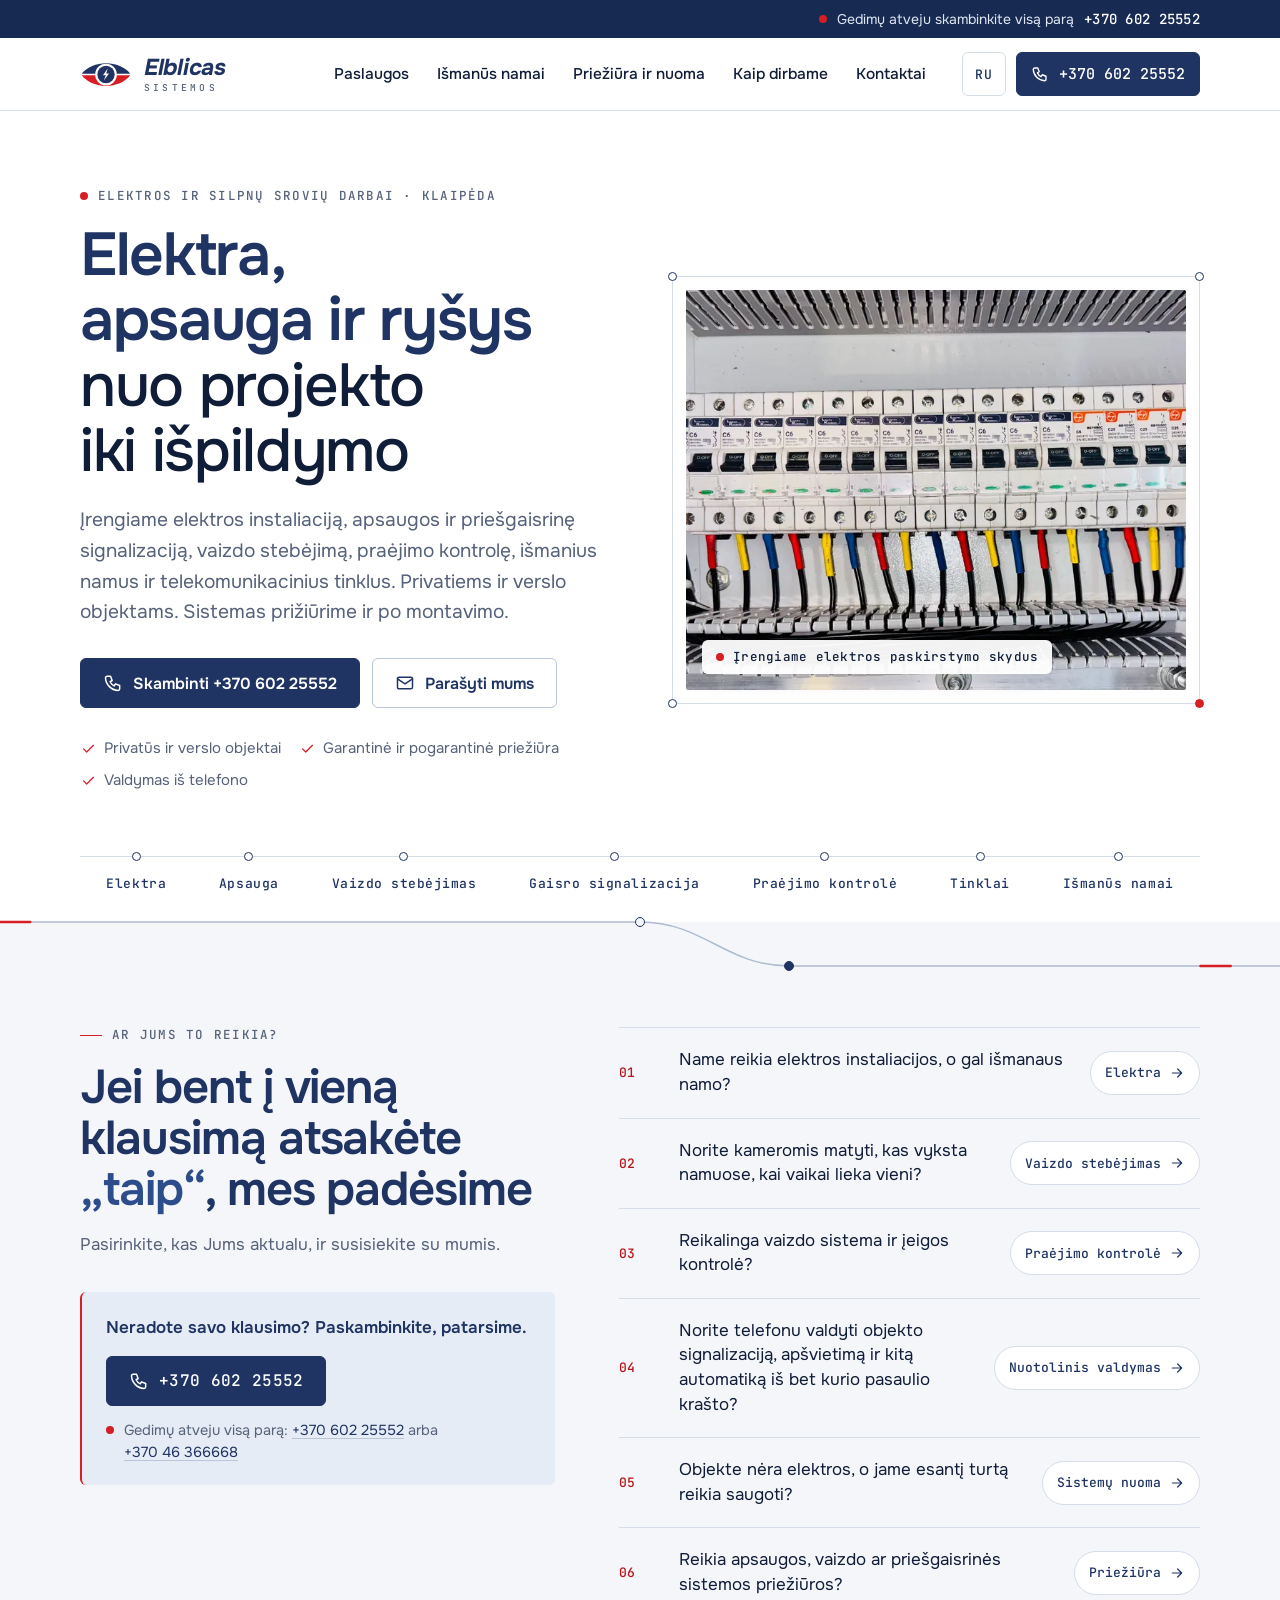
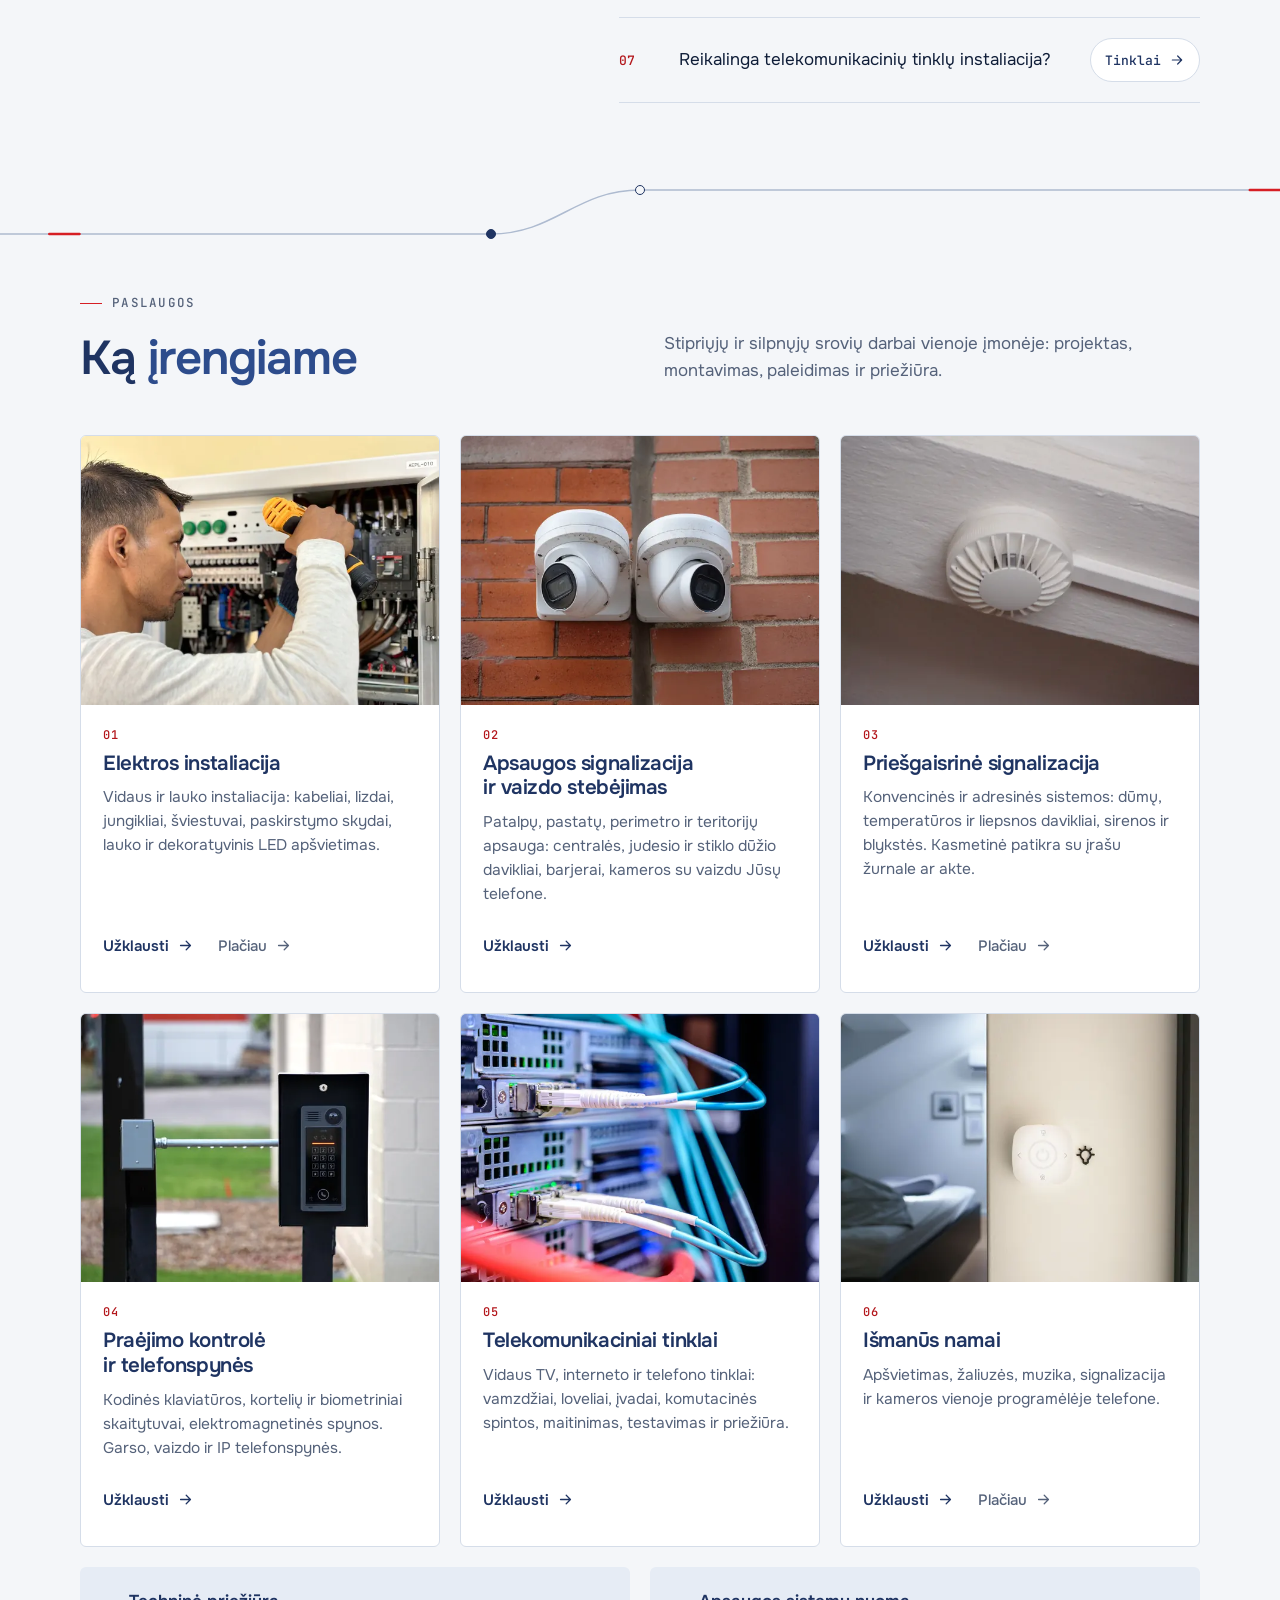
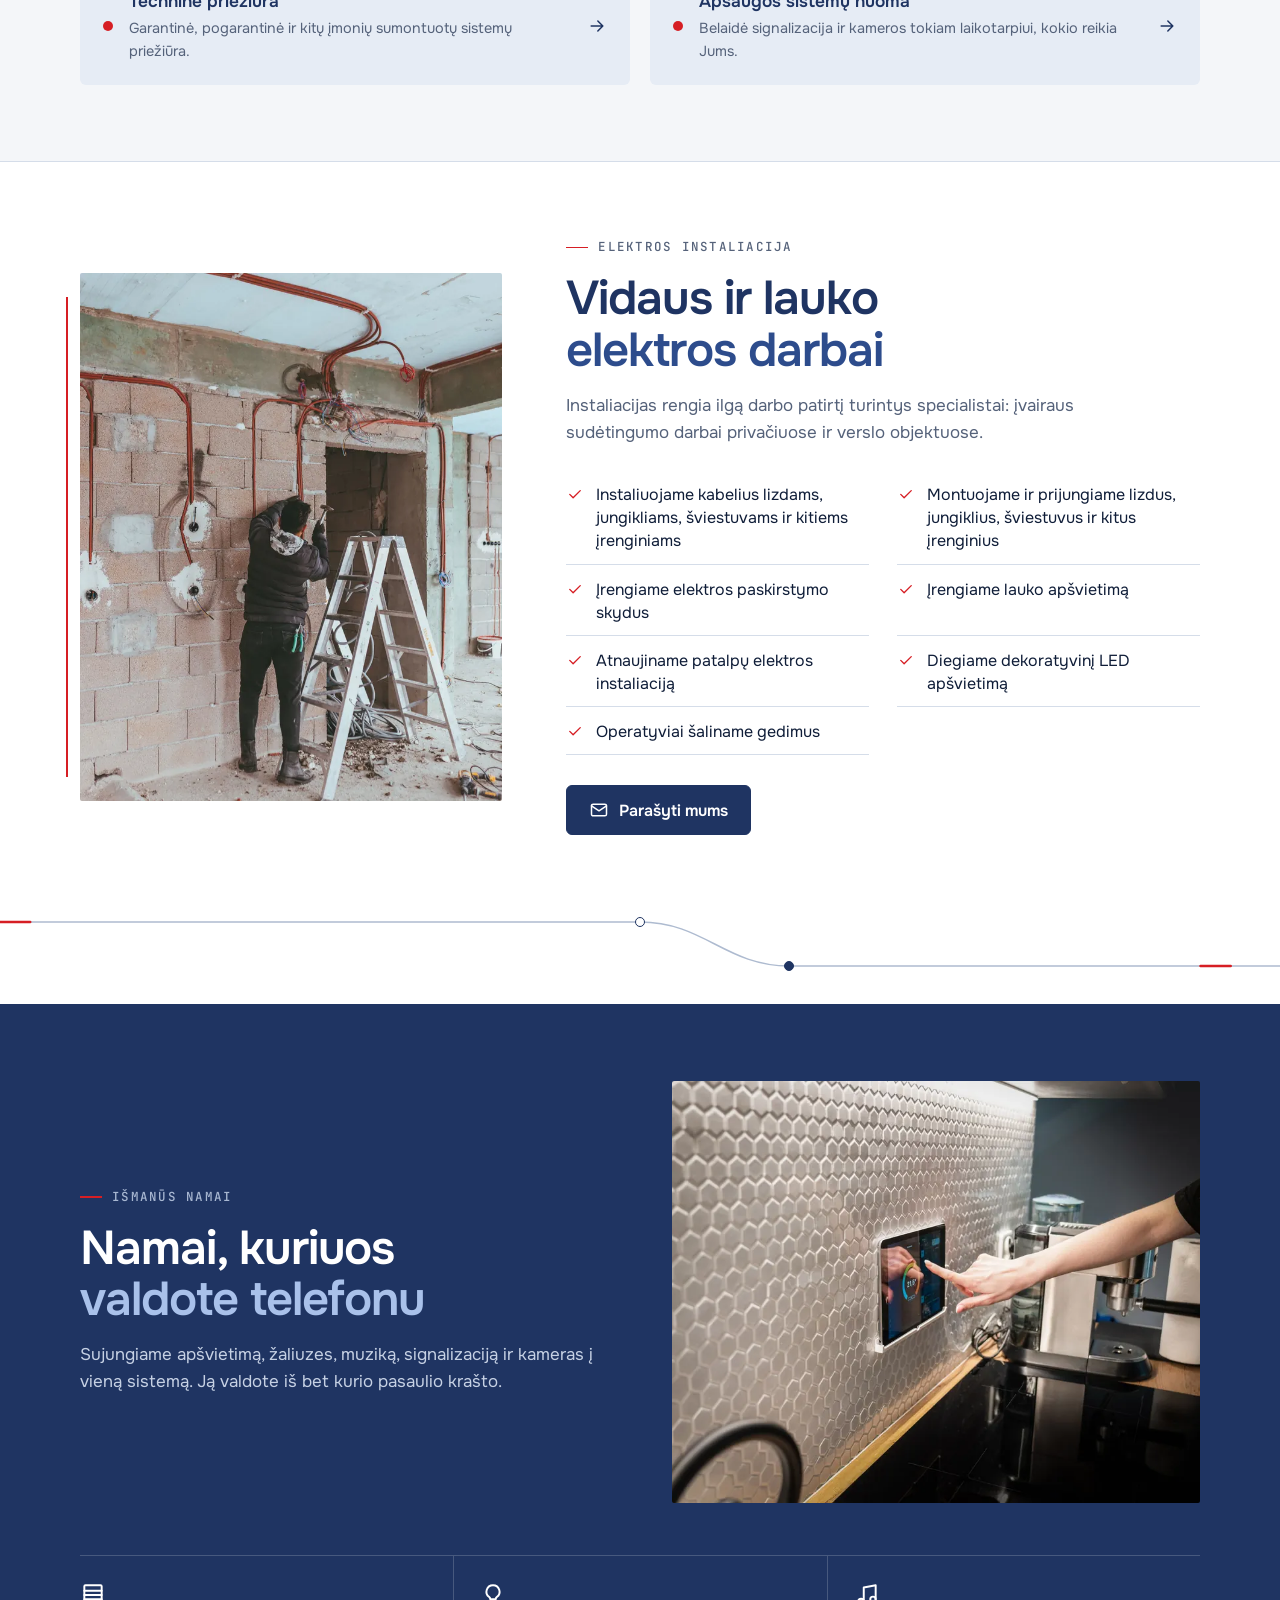
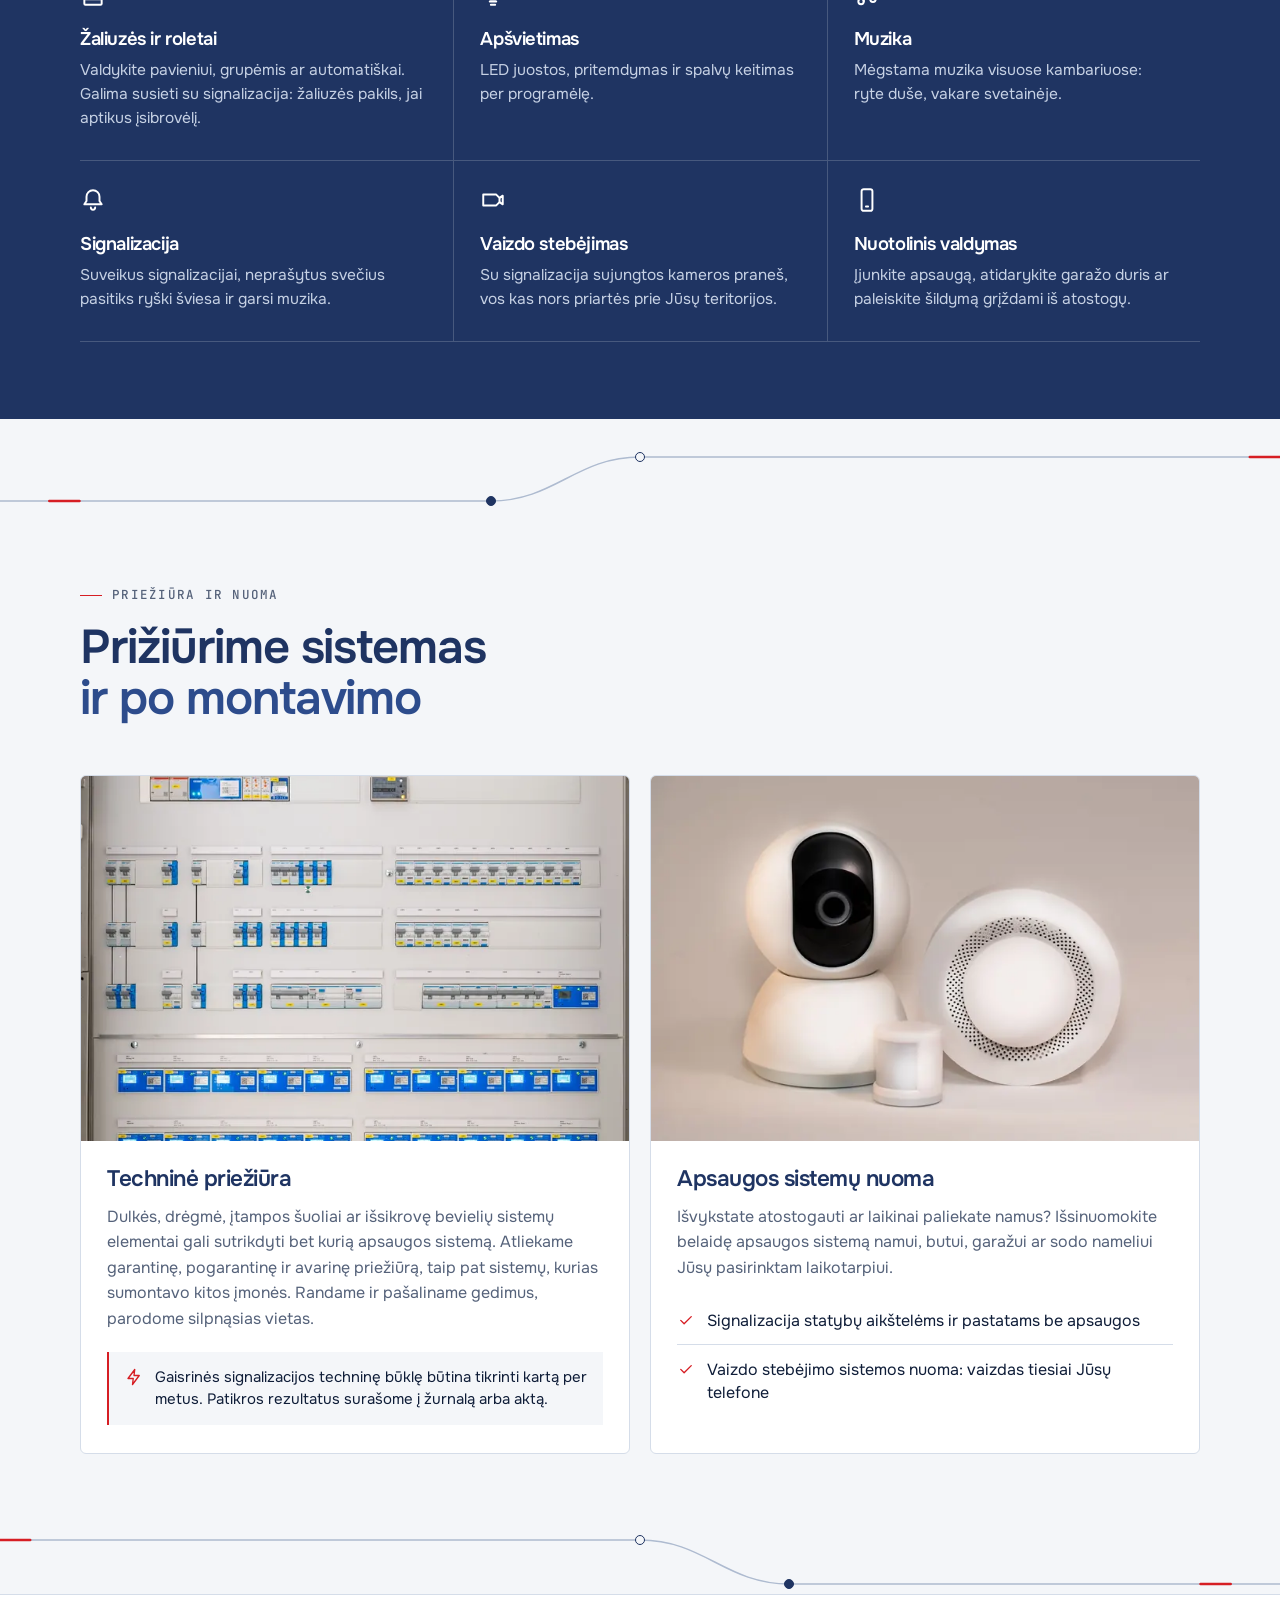
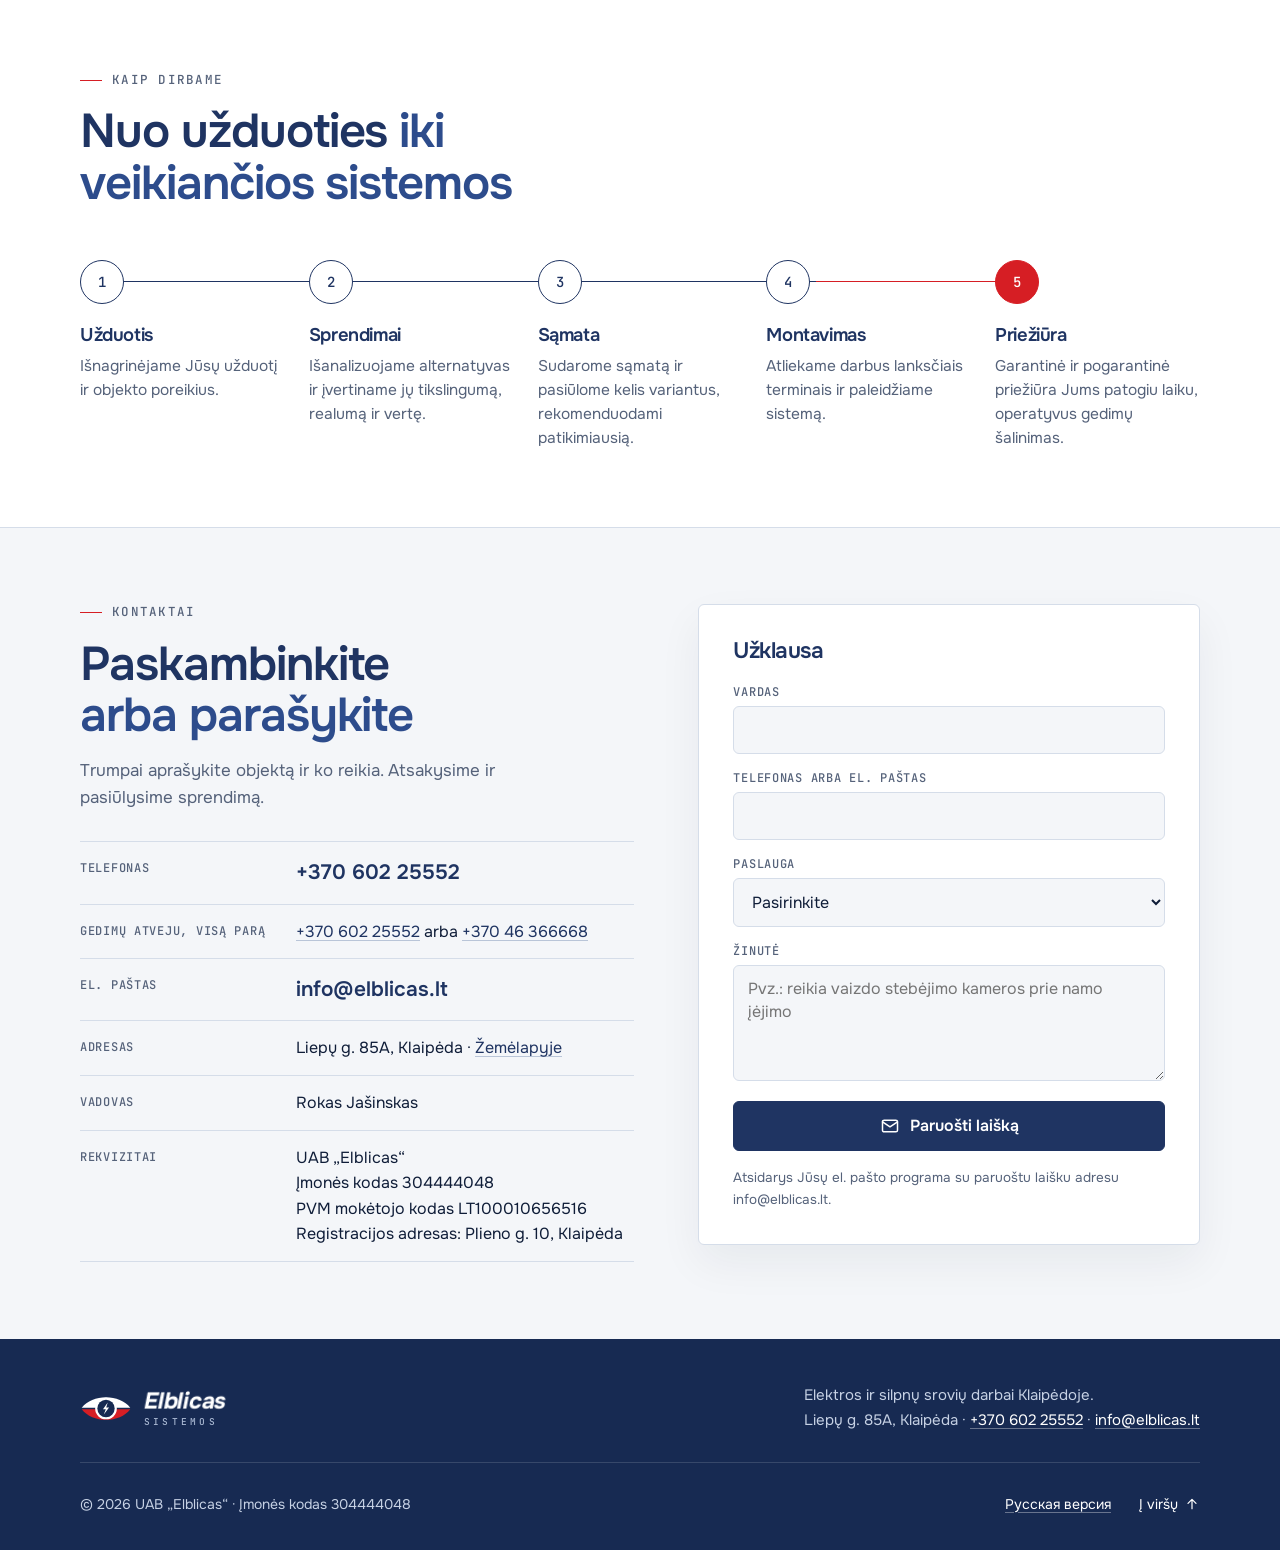
<file: index.html>
<!doctype html>
<html lang="lt">
<head>
<meta charset="utf-8">
<meta name="viewport" content="width=device-width, initial-scale=1">
<title>Elektros ir silpnų srovių darbai Klaipėdoje | UAB „Elblicas“</title>
<meta name="description" content="UAB „Elblicas“: elektros instaliacija, apsaugos, priešgaisrinė signalizacija ir vaizdo stebėjimas, praėjimo kontrolė, išmanūs namai, telekomunikaciniai tinklai. Nuo projekto iki išpildymo. Tel. +370 602 25552.">
<meta name="robots" content="noindex">
<meta name="theme-color" content="#1f3462">
<link rel="canonical" href="https://vasylian.com/elblicas/">
<link rel="alternate" hreflang="lt" href="https://vasylian.com/elblicas/"><link rel="alternate" hreflang="ru" href="https://vasylian.com/elblicas/ru/">
<meta property="og:type" content="website"><meta property="og:locale" content="lt_LT">
<meta property="og:title" content="Elektros ir silpnų srovių darbai Klaipėdoje | UAB „Elblicas“"><meta property="og:description" content="UAB „Elblicas“: elektros instaliacija, apsaugos, priešgaisrinė signalizacija ir vaizdo stebėjimas, praėjimo kontrolė, išmanūs namai, telekomunikaciniai tinklai. Nuo projekto iki išpildymo. Tel. +370 602 25552.">
<meta property="og:url" content="https://vasylian.com/elblicas/"><meta property="og:image" content="https://vasylian.com/elblicas/og.jpg">
<link rel="icon" href="favicon.ico" sizes="any"><link rel="icon" type="image/svg+xml" href="favicon.svg">
<link rel="apple-touch-icon" href="apple-touch-icon.png">
<link rel="preload" href="fonts/onest-600-latin.woff2" as="font" type="font/woff2" crossorigin>
<link rel="stylesheet" href="styles.css">
<script>try{if(new URLSearchParams(location.search).get('lang')==='ru')location.replace('ru/'+location.hash)}catch(e){}</script>
<script type="application/ld+json">{"@context": "https://schema.org", "@type": "Electrician", "@id": "https://vasylian.com/elblicas/#org", "name": "Elblicas", "legalName": "UAB „Elblicas“", "url": "https://vasylian.com/elblicas/", "telephone": "+37060225552", "email": "info@elblicas.lt", "vatID": "LT100010656516", "identifier": {"@type": "PropertyValue", "propertyID": "Įmonės kodas", "value": "304444048"}, "image": "https://vasylian.com/elblicas/og.jpg", "logo": "https://vasylian.com/elblicas/icon-512.png", "address": {"@type": "PostalAddress", "streetAddress": "Liepų g. 85A", "addressLocality": "Klaipėda", "addressCountry": "LT"}, "employee": {"@type": "Person", "name": "Rokas Jašinskas"}}</script>
</head>
<body>
<a class="skip" href="#main">Pereiti prie turinio</a>
<div class="topbar"><div class="wrap"><span class="live" aria-hidden="true"></span><span class="tb-t">Gedimų atveju skambinkite visą parą</span>
<a href="tel:+37060225552">+370 602 25552</a></div></div>
<header class="hdr" id="top">
 <div class="wrap hdr-in">
  <a class="brand" href="#top" aria-label="UAB Elblicas"><svg class="mark" viewBox="0 0 120 80" aria-hidden="true" focusable="false"><path d="M4 38.5C28 6 92 6 116 38.5Z" fill="#1f3462"/><path d="M4 41.5C28 74 92 74 116 41.5Z" fill="#d61e24"/><circle cx="60" cy="40" r="25" fill="#fff"/><circle cx="60" cy="40" r="20" fill="#1f3462"/><path d="M64 26 53 42h6.5L55 54l12-16.5h-6.5L64 26Z" fill="#fff"/></svg><span class="bw"><span class="bn">Elblicas</span><span class="bs">SISTEMOS</span></span></a>
  <nav class="nav" id="nav" aria-label="Meniu"><ul><li><a href="#paslaugos">Paslaugos</a></li><li><a href="#ismanus-namas">Išmanūs namai</a></li><li><a href="#prieziura">Priežiūra ir nuoma</a></li><li><a href="#kaip-dirbame">Kaip dirbame</a></li><li><a href="#kontaktai">Kontaktai</a></li></ul>
   <div class="nav-cta"><a class="btn" href="tel:+37060225552"><svg class="i" viewBox="0 0 24 24" aria-hidden="true" focusable="false" fill="none" stroke="currentColor" stroke-width="1.8" stroke-linecap="round" stroke-linejoin="round"><path d="M5 4h4l2 5-2.5 1.5a11 11 0 0 0 5 5L15 13l5 2v4a2 2 0 0 1-2 2A16 16 0 0 1 3 6a2 2 0 0 1 2-2"/></svg>Skambinti +370 602 25552</a>
    <p><span class="live" aria-hidden="true"></span><span>Gedimų atveju visą parą:<br><a href="tel:+37060225552">+370 602 25552</a> arba <a href="tel:+37046366668">+370 46 366668</a></span></p></div></nav>
  <div class="hdr-r">
   <a class="lang" href="ru/" hreflang="ru" lang="ru" title="Русская версия">RU</a>
   <a class="btn btn-s" href="tel:+37060225552"><svg class="i" viewBox="0 0 24 24" aria-hidden="true" focusable="false" fill="none" stroke="currentColor" stroke-width="1.8" stroke-linecap="round" stroke-linejoin="round"><path d="M5 4h4l2 5-2.5 1.5a11 11 0 0 0 5 5L15 13l5 2v4a2 2 0 0 1-2 2A16 16 0 0 1 3 6a2 2 0 0 1 2-2"/></svg><span>+370 602 25552</span></a>
   <button class="burger" type="button" aria-controls="nav" aria-expanded="false" data-open="Meniu" data-close="Uždaryti" aria-label="Meniu"><svg class="i" viewBox="0 0 24 24" aria-hidden="true" focusable="false" fill="none" stroke="currentColor" stroke-width="1.8" stroke-linecap="round" stroke-linejoin="round"><path d="M4 7h16M4 12h16M4 17h16"/></svg><svg class="i" viewBox="0 0 24 24" aria-hidden="true" focusable="false" fill="none" stroke="currentColor" stroke-width="1.8" stroke-linecap="round" stroke-linejoin="round"><path d="M6 6l12 12M18 6 6 18"/></svg></button>
  </div>
 </div>
</header>
<main id="main">
<section class="hero">
 <div class="wrap hero-in">
  <div class="hero-t">
   <p class="eyebrow"><span class="live" aria-hidden="true"></span>Elektros ir silpnų srovių darbai · Klaipėda</p>
   <h1>Elektra, apsauga ir ryšys <em>nuo projekto iki išpildymo</em></h1>
   <p class="lead">Įrengiame elektros instaliaciją, apsaugos ir priešgaisrinę signalizaciją, vaizdo stebėjimą, praėjimo kontrolę, išmanius namus ir telekomunikacinius tinklus. Privatiems ir verslo objektams. Sistemas prižiūrime ir po montavimo.</p>
   <div class="ctas"><a class="btn" href="tel:+37060225552"><svg class="i" viewBox="0 0 24 24" aria-hidden="true" focusable="false" fill="none" stroke="currentColor" stroke-width="1.8" stroke-linecap="round" stroke-linejoin="round"><path d="M5 4h4l2 5-2.5 1.5a11 11 0 0 0 5 5L15 13l5 2v4a2 2 0 0 1-2 2A16 16 0 0 1 3 6a2 2 0 0 1 2-2"/></svg>Skambinti +370 602 25552</a><a class="btn btn-o" href="#kontaktai"><svg class="i" viewBox="0 0 24 24" aria-hidden="true" focusable="false" fill="none" stroke="currentColor" stroke-width="1.8" stroke-linecap="round" stroke-linejoin="round"><rect x="3" y="5" width="18" height="14" rx="2"/><path d="m3 7 9 6 9-6"/></svg>Parašyti mums</a></div>
   <ul class="chips"><li><svg class="i" viewBox="0 0 24 24" aria-hidden="true" focusable="false" fill="none" stroke="currentColor" stroke-width="1.8" stroke-linecap="round" stroke-linejoin="round"><path d="m5 12.5 4.5 4.5L19 7.5"/></svg>Privatūs ir verslo objektai</li><li><svg class="i" viewBox="0 0 24 24" aria-hidden="true" focusable="false" fill="none" stroke="currentColor" stroke-width="1.8" stroke-linecap="round" stroke-linejoin="round"><path d="m5 12.5 4.5 4.5L19 7.5"/></svg>Garantinė ir pogarantinė priežiūra</li><li><svg class="i" viewBox="0 0 24 24" aria-hidden="true" focusable="false" fill="none" stroke="currentColor" stroke-width="1.8" stroke-linecap="round" stroke-linejoin="round"><path d="m5 12.5 4.5 4.5L19 7.5"/></svg>Valdymas iš telefono</li></ul>
  </div>
  <figure class="hero-p">
   <picture><source media="(max-width: 699px)" srcset="img/hero-m-900.webp" width="900" height="600">
   <img class="" src="img/hero-1400.webp" srcset="img/hero-700.webp 700w, img/hero-1000.webp 1000w, img/hero-1400.webp 1400w" sizes="(min-width: 1100px) 560px, (min-width: 700px) 45vw, 92vw" width="1400" height="1120" alt="Elektros paskirstymo skydas: automatinių jungiklių eilė su spalvotais laidais" fetchpriority="high" decoding="async"></picture>
   <figcaption><span class="live" aria-hidden="true"></span>Įrengiame elektros paskirstymo skydus</figcaption>
   <i class="cn c1" aria-hidden="true"></i><i class="cn c2" aria-hidden="true"></i><i class="cn c3" aria-hidden="true"></i><i class="cn c4" aria-hidden="true"></i>
  </figure>
 </div>
 <div class="wrap"><ul class="bus"><li><a href="#elektra">Elektra</a></li><li><a href="#paslaugos">Apsauga</a></li><li><a href="#paslaugos">Vaizdo stebėjimas</a></li><li><a href="#paslaugos">Gaisro signalizacija</a></li><li><a href="#paslaugos">Praėjimo kontrolė</a></li><li><a href="#paslaugos">Tinklai</a></li><li><a href="#ismanus-namas">Išmanūs namai</a></li></ul></div>
</section>
<div class="trace" aria-hidden="true"><svg viewBox="0 0 1200 64" preserveAspectRatio="none"><path class="w" d="M0 10 H600 C660 10 680 54 740 54 H1200" vector-effect="non-scaling-stroke"/><path class="p" d="M0 10 H600 C660 10 680 54 740 54 H1200" pathLength="100" vector-effect="non-scaling-stroke"/></svg><i class="n n1"></i><i class="n n2"></i></div>
<section class="sec qs" id="klausimai">
 <div class="wrap qs-in">
  <div class="sec-h"><p class="eyebrow">Ar Jums to reikia?</p><h2>Jei bent į vieną klausimą atsakėte <em>„taip“</em>, mes padėsime</h2><p class="sub">Pasirinkite, kas Jums aktualu, ir susisiekite su mumis.</p>
   <div class="q-call"><p>Neradote savo klausimo? Paskambinkite, patarsime.</p><a class="btn" href="tel:+37060225552"><svg class="i" viewBox="0 0 24 24" aria-hidden="true" focusable="false" fill="none" stroke="currentColor" stroke-width="1.8" stroke-linecap="round" stroke-linejoin="round"><path d="M5 4h4l2 5-2.5 1.5a11 11 0 0 0 5 5L15 13l5 2v4a2 2 0 0 1-2 2A16 16 0 0 1 3 6a2 2 0 0 1 2-2"/></svg>+370 602 25552</a>
    <p class="q-fault"><span class="live" aria-hidden="true"></span><span>Gedimų atveju visą parą: <a href="tel:+37060225552">+370 602 25552</a> arba <a href="tel:+37046366668">+370 46 366668</a></span></p></div></div>
  <ol class="q-list"><li><span class="q-n">01</span><p>Name reikia elektros instaliacijos, o gal išmanaus namo?</p><a class="q-a" href="#elektra">Elektra<svg class="i" viewBox="0 0 24 24" aria-hidden="true" focusable="false" fill="none" stroke="currentColor" stroke-width="1.8" stroke-linecap="round" stroke-linejoin="round"><path d="M5 12h14M13 6l6 6-6 6"/></svg></a></li><li><span class="q-n">02</span><p>Norite kameromis matyti, kas vyksta namuose, kai vaikai lieka vieni?</p><a class="q-a" href="#paslaugos">Vaizdo stebėjimas<svg class="i" viewBox="0 0 24 24" aria-hidden="true" focusable="false" fill="none" stroke="currentColor" stroke-width="1.8" stroke-linecap="round" stroke-linejoin="round"><path d="M5 12h14M13 6l6 6-6 6"/></svg></a></li><li><span class="q-n">03</span><p>Reikalinga vaizdo sistema ir įeigos kontrolė?</p><a class="q-a" href="#paslaugos">Praėjimo kontrolė<svg class="i" viewBox="0 0 24 24" aria-hidden="true" focusable="false" fill="none" stroke="currentColor" stroke-width="1.8" stroke-linecap="round" stroke-linejoin="round"><path d="M5 12h14M13 6l6 6-6 6"/></svg></a></li><li><span class="q-n">04</span><p>Norite telefonu valdyti objekto signalizaciją, apšvietimą ir kitą automatiką iš bet kurio pasaulio krašto?</p><a class="q-a" href="#ismanus-namas">Nuotolinis valdymas<svg class="i" viewBox="0 0 24 24" aria-hidden="true" focusable="false" fill="none" stroke="currentColor" stroke-width="1.8" stroke-linecap="round" stroke-linejoin="round"><path d="M5 12h14M13 6l6 6-6 6"/></svg></a></li><li><span class="q-n">05</span><p>Objekte nėra elektros, o jame esantį turtą reikia saugoti?</p><a class="q-a" href="#prieziura">Sistemų nuoma<svg class="i" viewBox="0 0 24 24" aria-hidden="true" focusable="false" fill="none" stroke="currentColor" stroke-width="1.8" stroke-linecap="round" stroke-linejoin="round"><path d="M5 12h14M13 6l6 6-6 6"/></svg></a></li><li><span class="q-n">06</span><p>Reikia apsaugos, vaizdo ar priešgaisrinės sistemos priežiūros?</p><a class="q-a" href="#prieziura">Priežiūra<svg class="i" viewBox="0 0 24 24" aria-hidden="true" focusable="false" fill="none" stroke="currentColor" stroke-width="1.8" stroke-linecap="round" stroke-linejoin="round"><path d="M5 12h14M13 6l6 6-6 6"/></svg></a></li><li><span class="q-n">07</span><p>Reikalinga telekomunikacinių tinklų instaliacija?</p><a class="q-a" href="#paslaugos">Tinklai<svg class="i" viewBox="0 0 24 24" aria-hidden="true" focusable="false" fill="none" stroke="currentColor" stroke-width="1.8" stroke-linecap="round" stroke-linejoin="round"><path d="M5 12h14M13 6l6 6-6 6"/></svg></a></li></ol>
 </div>
</section>
<div class="trace flip" aria-hidden="true"><svg viewBox="0 0 1200 64" preserveAspectRatio="none"><path class="w" d="M0 10 H600 C660 10 680 54 740 54 H1200" vector-effect="non-scaling-stroke"/><path class="p" d="M0 10 H600 C660 10 680 54 740 54 H1200" pathLength="100" vector-effect="non-scaling-stroke"/></svg><i class="n n1"></i><i class="n n2"></i></div>
<section class="sec svc" id="paslaugos">
 <div class="wrap">
  <div class="sec-h wide"><p class="eyebrow">Paslaugos</p><h2>Ką <em>įrengiame</em></h2><p class="sub">Stipriųjų ir silpnųjų srovių darbai vienoje įmonėje: projektas, montavimas, paleidimas ir priežiūra.</p></div>
  <div class="cards"><article class="card"><div class="card-img"><img class="" src="img/c-el-900.webp" srcset="img/c-el-600.webp 600w, img/c-el-900.webp 900w" sizes="(min-width: 1100px) 380px, (min-width: 700px) 46vw, 92vw" width="900" height="675" alt="Elektrikas su suktuvu dirba prie elektros skydo" loading="lazy" decoding="async"></div><div class="card-b"><span class="lbl">01</span><h3>Elektros instaliacija</h3><p>Vidaus ir lauko instaliacija: kabeliai, lizdai, jungikliai, šviestuvai, paskirstymo skydai, lauko ir dekoratyvinis LED apšvietimas.</p><div class="card-a"><a class="more" href="#kontaktai" data-svc="Elektros instaliacija">Užklausti<svg class="i" viewBox="0 0 24 24" aria-hidden="true" focusable="false" fill="none" stroke="currentColor" stroke-width="1.8" stroke-linecap="round" stroke-linejoin="round"><path d="M5 12h14M13 6l6 6-6 6"/></svg></a><a class="more more-2" href="#elektra">Plačiau<svg class="i" viewBox="0 0 24 24" aria-hidden="true" focusable="false" fill="none" stroke="currentColor" stroke-width="1.8" stroke-linecap="round" stroke-linejoin="round"><path d="M5 12h14M13 6l6 6-6 6"/></svg></a></div></div></article><article class="card"><div class="card-img"><img class="" src="img/c-sec-900.webp" srcset="img/c-sec-600.webp 600w, img/c-sec-900.webp 900w" sizes="(min-width: 1100px) 380px, (min-width: 700px) 46vw, 92vw" width="900" height="675" alt="Dvi kupolinės vaizdo kameros ant plytų sienos" loading="lazy" decoding="async"></div><div class="card-b"><span class="lbl">02</span><h3>Apsaugos signalizacija ir vaizdo stebėjimas</h3><p>Patalpų, pastatų, perimetro ir teritorijų apsauga: centralės, judesio ir stiklo dūžio davikliai, barjerai, kameros su vaizdu Jūsų telefone.</p><div class="card-a"><a class="more" href="#kontaktai" data-svc="Apsaugos signalizacija ir vaizdo stebėjimas">Užklausti<svg class="i" viewBox="0 0 24 24" aria-hidden="true" focusable="false" fill="none" stroke="currentColor" stroke-width="1.8" stroke-linecap="round" stroke-linejoin="round"><path d="M5 12h14M13 6l6 6-6 6"/></svg></a></div></div></article><article class="card"><div class="card-img"><img class="" src="img/c-fire-900.webp" srcset="img/c-fire-600.webp 600w, img/c-fire-900.webp 900w" sizes="(min-width: 1100px) 380px, (min-width: 700px) 46vw, 92vw" width="900" height="675" alt="Dūmų detektorius ant lubų sijos šalia kabelių kanalo" loading="lazy" decoding="async"></div><div class="card-b"><span class="lbl">03</span><h3>Priešgaisrinė signalizacija</h3><p>Konvencinės ir adresinės sistemos: dūmų, temperatūros ir liepsnos davikliai, sirenos ir blykstės. Kasmetinė patikra su įrašu žurnale ar akte.</p><div class="card-a"><a class="more" href="#kontaktai" data-svc="Priešgaisrinė signalizacija">Užklausti<svg class="i" viewBox="0 0 24 24" aria-hidden="true" focusable="false" fill="none" stroke="currentColor" stroke-width="1.8" stroke-linecap="round" stroke-linejoin="round"><path d="M5 12h14M13 6l6 6-6 6"/></svg></a><a class="more more-2" href="#prieziura">Plačiau<svg class="i" viewBox="0 0 24 24" aria-hidden="true" focusable="false" fill="none" stroke="currentColor" stroke-width="1.8" stroke-linecap="round" stroke-linejoin="round"><path d="M5 12h14M13 6l6 6-6 6"/></svg></a></div></div></article><article class="card"><div class="card-img"><img class="" src="img/c-acc-900.webp" srcset="img/c-acc-600.webp 600w, img/c-acc-900.webp 900w" sizes="(min-width: 1100px) 380px, (min-width: 700px) 46vw, 92vw" width="900" height="675" alt="Telefonspynė su kodine klaviatūra prie vartų" loading="lazy" decoding="async"></div><div class="card-b"><span class="lbl">04</span><h3>Praėjimo kontrolė ir telefonspynės</h3><p>Kodinės klaviatūros, kortelių ir biometriniai skaitytuvai, elektromagnetinės spynos. Garso, vaizdo ir IP telefonspynės.</p><div class="card-a"><a class="more" href="#kontaktai" data-svc="Praėjimo kontrolė ir telefonspynės">Užklausti<svg class="i" viewBox="0 0 24 24" aria-hidden="true" focusable="false" fill="none" stroke="currentColor" stroke-width="1.8" stroke-linecap="round" stroke-linejoin="round"><path d="M5 12h14M13 6l6 6-6 6"/></svg></a></div></div></article><article class="card"><div class="card-img"><img class="" src="img/c-net-900.webp" srcset="img/c-net-600.webp 600w, img/c-net-900.webp 900w" sizes="(min-width: 1100px) 380px, (min-width: 700px) 46vw, 92vw" width="900" height="675" alt="Optiniai jungiamieji kabeliai tinklo įrangoje" loading="lazy" decoding="async"></div><div class="card-b"><span class="lbl">05</span><h3>Telekomunikaciniai tinklai</h3><p>Vidaus TV, interneto ir telefono tinklai: vamzdžiai, loveliai, įvadai, komutacinės spintos, maitinimas, testavimas ir priežiūra.</p><div class="card-a"><a class="more" href="#kontaktai" data-svc="Telekomunikaciniai tinklai">Užklausti<svg class="i" viewBox="0 0 24 24" aria-hidden="true" focusable="false" fill="none" stroke="currentColor" stroke-width="1.8" stroke-linecap="round" stroke-linejoin="round"><path d="M5 12h14M13 6l6 6-6 6"/></svg></a></div></div></article><article class="card"><div class="card-img"><img class="" src="img/c-smart-900.webp" srcset="img/c-smart-600.webp 600w, img/c-smart-900.webp 900w" sizes="(min-width: 1100px) 380px, (min-width: 700px) 46vw, 92vw" width="900" height="675" alt="Išmanusis jungiklis ant sienos prie miegamojo" loading="lazy" decoding="async"></div><div class="card-b"><span class="lbl">06</span><h3>Išmanūs namai</h3><p>Apšvietimas, žaliuzės, muzika, signalizacija ir kameros vienoje programėlėje telefone.</p><div class="card-a"><a class="more" href="#kontaktai" data-svc="Išmanūs namai">Užklausti<svg class="i" viewBox="0 0 24 24" aria-hidden="true" focusable="false" fill="none" stroke="currentColor" stroke-width="1.8" stroke-linecap="round" stroke-linejoin="round"><path d="M5 12h14M13 6l6 6-6 6"/></svg></a><a class="more more-2" href="#ismanus-namas">Plačiau<svg class="i" viewBox="0 0 24 24" aria-hidden="true" focusable="false" fill="none" stroke="currentColor" stroke-width="1.8" stroke-linecap="round" stroke-linejoin="round"><path d="M5 12h14M13 6l6 6-6 6"/></svg></a></div></div></article></div>
  <div class="strip"><a class="strip-i" href="#prieziura"><span class="dot"></span><span><b>Techninė priežiūra</b><small>Garantinė, pogarantinė ir kitų įmonių sumontuotų sistemų priežiūra.</small></span><svg class="i" viewBox="0 0 24 24" aria-hidden="true" focusable="false" fill="none" stroke="currentColor" stroke-width="1.8" stroke-linecap="round" stroke-linejoin="round"><path d="M5 12h14M13 6l6 6-6 6"/></svg></a><a class="strip-i" href="#prieziura"><span class="dot"></span><span><b>Apsaugos sistemų nuoma</b><small>Belaidė signalizacija ir kameros tokiam laikotarpiui, kokio reikia Jums.</small></span><svg class="i" viewBox="0 0 24 24" aria-hidden="true" focusable="false" fill="none" stroke="currentColor" stroke-width="1.8" stroke-linecap="round" stroke-linejoin="round"><path d="M5 12h14M13 6l6 6-6 6"/></svg></a></div>
 </div>
</section>
<section class="sec el" id="elektra">
 <div class="wrap el-in">
  <figure class="el-p"><img class="" src="img/el-1000.webp" srcset="img/el-700.webp 700w, img/el-1000.webp 1000w" sizes="(min-width: 900px) 440px, 92vw" width="1000" height="1250" alt="Elektrikas prie kopėčių renovuojamoje patalpoje, ant sienų nutiesti kabeliai" loading="lazy" decoding="async"></figure>
  <div class="el-t">
   <p class="eyebrow">Elektros instaliacija</p><h2>Vidaus ir lauko <em>elektros darbai</em></h2><p class="sub">Instaliacijas rengia ilgą darbo patirtį turintys specialistai: įvairaus sudėtingumo darbai privačiuose ir verslo objektuose.</p>
   <ul class="ticks"><li><svg class="i" viewBox="0 0 24 24" aria-hidden="true" focusable="false" fill="none" stroke="currentColor" stroke-width="1.8" stroke-linecap="round" stroke-linejoin="round"><path d="m5 12.5 4.5 4.5L19 7.5"/></svg><span>Instaliuojame kabelius lizdams, jungikliams, šviestuvams ir kitiems įrenginiams</span></li><li><svg class="i" viewBox="0 0 24 24" aria-hidden="true" focusable="false" fill="none" stroke="currentColor" stroke-width="1.8" stroke-linecap="round" stroke-linejoin="round"><path d="m5 12.5 4.5 4.5L19 7.5"/></svg><span>Montuojame ir prijungiame lizdus, jungiklius, šviestuvus ir kitus įrenginius</span></li><li><svg class="i" viewBox="0 0 24 24" aria-hidden="true" focusable="false" fill="none" stroke="currentColor" stroke-width="1.8" stroke-linecap="round" stroke-linejoin="round"><path d="m5 12.5 4.5 4.5L19 7.5"/></svg><span>Įrengiame elektros paskirstymo skydus</span></li><li><svg class="i" viewBox="0 0 24 24" aria-hidden="true" focusable="false" fill="none" stroke="currentColor" stroke-width="1.8" stroke-linecap="round" stroke-linejoin="round"><path d="m5 12.5 4.5 4.5L19 7.5"/></svg><span>Įrengiame lauko apšvietimą</span></li><li><svg class="i" viewBox="0 0 24 24" aria-hidden="true" focusable="false" fill="none" stroke="currentColor" stroke-width="1.8" stroke-linecap="round" stroke-linejoin="round"><path d="m5 12.5 4.5 4.5L19 7.5"/></svg><span>Atnaujiname patalpų elektros instaliaciją</span></li><li><svg class="i" viewBox="0 0 24 24" aria-hidden="true" focusable="false" fill="none" stroke="currentColor" stroke-width="1.8" stroke-linecap="round" stroke-linejoin="round"><path d="m5 12.5 4.5 4.5L19 7.5"/></svg><span>Diegiame dekoratyvinį LED apšvietimą</span></li><li><svg class="i" viewBox="0 0 24 24" aria-hidden="true" focusable="false" fill="none" stroke="currentColor" stroke-width="1.8" stroke-linecap="round" stroke-linejoin="round"><path d="m5 12.5 4.5 4.5L19 7.5"/></svg><span>Operatyviai šaliname gedimus</span></li></ul>
   <a class="btn" href="#kontaktai"><svg class="i" viewBox="0 0 24 24" aria-hidden="true" focusable="false" fill="none" stroke="currentColor" stroke-width="1.8" stroke-linecap="round" stroke-linejoin="round"><rect x="3" y="5" width="18" height="14" rx="2"/><path d="m3 7 9 6 9-6"/></svg>Parašyti mums</a>
  </div>
 </div>
</section>
<div class="trace to-navy" aria-hidden="true"><svg viewBox="0 0 1200 64" preserveAspectRatio="none"><path class="w" d="M0 10 H600 C660 10 680 54 740 54 H1200" vector-effect="non-scaling-stroke"/><path class="p" d="M0 10 H600 C660 10 680 54 740 54 H1200" pathLength="100" vector-effect="non-scaling-stroke"/></svg><i class="n n1"></i><i class="n n2"></i></div>
<section class="sec smart" id="ismanus-namas">
 <div class="wrap">
  <div class="smart-top">
   <div class="sec-h"><p class="eyebrow">Išmanūs namai</p><h2>Namai, kuriuos <em>valdote telefonu</em></h2><p class="sub">Sujungiame apšvietimą, žaliuzes, muziką, signalizaciją ir kameras į vieną sistemą. Ją valdote iš bet kurio pasaulio krašto.</p></div>
   <figure class="smart-p"><img class="" src="img/smart-1200.webp" srcset="img/smart-800.webp 800w, img/smart-1200.webp 1200w" sizes="(min-width: 900px) 560px, 92vw" width="1200" height="960" alt="Ranka liečia išmaniųjų namų valdymo ekraną virtuvės sienoje" loading="lazy" decoding="async"></figure>
  </div>
  <ul class="feats"><li><svg class="i" viewBox="0 0 24 24" aria-hidden="true" focusable="false" fill="none" stroke="currentColor" stroke-width="1.8" stroke-linecap="round" stroke-linejoin="round"><rect x="4" y="3" width="16" height="18" rx="1"/><path d="M4 8h16M4 12h16M4 16h16"/></svg><h3>Žaliuzės ir roletai</h3><p>Valdykite pavieniui, grupėmis ar automatiškai. Galima susieti su signalizacija: žaliuzės pakils, jai aptikus įsibrovėlį.</p></li><li><svg class="i" viewBox="0 0 24 24" aria-hidden="true" focusable="false" fill="none" stroke="currentColor" stroke-width="1.8" stroke-linecap="round" stroke-linejoin="round"><path d="M9 18h6M10 21h4M12 3a6 6 0 0 0-3.5 10.9c.6.5 1 1.2 1 2.1h5c0-.9.4-1.6 1-2.1A6 6 0 0 0 12 3z"/></svg><h3>Apšvietimas</h3><p>LED juostos, pritemdymas ir spalvų keitimas per programėlę.</p></li><li><svg class="i" viewBox="0 0 24 24" aria-hidden="true" focusable="false" fill="none" stroke="currentColor" stroke-width="1.8" stroke-linecap="round" stroke-linejoin="round"><path d="M9 18V5l11-2v13"/><circle cx="6.5" cy="18" r="2.5"/><circle cx="17.5" cy="16" r="2.5"/></svg><h3>Muzika</h3><p>Mėgstama muzika visuose kambariuose: ryte duše, vakare svetainėje.</p></li><li><svg class="i" viewBox="0 0 24 24" aria-hidden="true" focusable="false" fill="none" stroke="currentColor" stroke-width="1.8" stroke-linecap="round" stroke-linejoin="round"><path d="M12 3a6 6 0 0 0-6 6v4l-2 3h16l-2-3V9a6 6 0 0 0-6-6zM10 19a2 2 0 0 0 4 0"/></svg><h3>Signalizacija</h3><p>Suveikus signalizacijai, neprašytus svečius pasitiks ryški šviesa ir garsi muzika.</p></li><li><svg class="i" viewBox="0 0 24 24" aria-hidden="true" focusable="false" fill="none" stroke="currentColor" stroke-width="1.8" stroke-linecap="round" stroke-linejoin="round"><path d="M3 7h12l3 3v4l-3 3H3z"/><path d="m18 10 3-2v8l-3-2"/></svg><h3>Vaizdo stebėjimas</h3><p>Su signalizacija sujungtos kameros praneš, vos kas nors priartės prie Jūsų teritorijos.</p></li><li><svg class="i" viewBox="0 0 24 24" aria-hidden="true" focusable="false" fill="none" stroke="currentColor" stroke-width="1.8" stroke-linecap="round" stroke-linejoin="round"><rect x="7" y="2" width="10" height="20" rx="2"/><path d="M11 18h2"/></svg><h3>Nuotolinis valdymas</h3><p>Įjunkite apsaugą, atidarykite garažo duris ar paleiskite šildymą grįždami iš atostogų.</p></li></ul>
 </div>
</section>
<div class="trace flip from-navy" aria-hidden="true"><svg viewBox="0 0 1200 64" preserveAspectRatio="none"><path class="w" d="M0 10 H600 C660 10 680 54 740 54 H1200" vector-effect="non-scaling-stroke"/><path class="p" d="M0 10 H600 C660 10 680 54 740 54 H1200" pathLength="100" vector-effect="non-scaling-stroke"/></svg><i class="n n1"></i><i class="n n2"></i></div>
<section class="sec care" id="prieziura">
 <div class="wrap">
  <div class="sec-h wide"><p class="eyebrow">Priežiūra ir nuoma</p><h2>Prižiūrime sistemas <em>ir po montavimo</em></h2></div>
  <div class="care-g">
   <article class="cc"><img class="" src="img/care-1000.webp" srcset="img/care-700.webp 700w, img/care-1000.webp 1000w" sizes="(min-width: 900px) 580px, 92vw" width="1000" height="667" alt="Elektros paskirstymo skydas su moduliniais automatiniais jungikliais ir skaitikliais" loading="lazy" decoding="async">
    <div class="cc-b"><h3>Techninė priežiūra</h3><p>Dulkės, drėgmė, įtampos šuoliai ar išsikrovę bevielių sistemų elementai gali sutrikdyti bet kurią apsaugos sistemą. Atliekame garantinę, pogarantinę ir avarinę priežiūrą, taip pat sistemų, kurias sumontavo kitos įmonės. Randame ir pašaliname gedimus, parodome silpnąsias vietas.</p><p class="note"><svg class="i" viewBox="0 0 24 24" aria-hidden="true" focusable="false" fill="none" stroke="currentColor" stroke-width="1.8" stroke-linecap="round" stroke-linejoin="round"><path d="M13 2 4 14h7l-1 8 9-12h-7z"/></svg><span>Gaisrinės signalizacijos techninę būklę būtina tikrinti kartą per metus. Patikros rezultatus surašome į žurnalą arba aktą.</span></p></div></article>
   <article class="cc"><img class="" src="img/rent-1000.webp" srcset="img/rent-700.webp 700w, img/rent-1000.webp 1000w" sizes="(min-width: 900px) 580px, 92vw" width="1000" height="667" alt="Belaidė vaizdo kamera, judesio daviklis ir sirena" loading="lazy" decoding="async">
    <div class="cc-b"><h3>Apsaugos sistemų nuoma</h3><p>Išvykstate atostogauti ar laikinai paliekate namus? Išsinuomokite belaidę apsaugos sistemą namui, butui, garažui ar sodo nameliui Jūsų pasirinktam laikotarpiui.</p><ul class="ticks"><li><svg class="i" viewBox="0 0 24 24" aria-hidden="true" focusable="false" fill="none" stroke="currentColor" stroke-width="1.8" stroke-linecap="round" stroke-linejoin="round"><path d="m5 12.5 4.5 4.5L19 7.5"/></svg><span>Signalizacija statybų aikštelėms ir pastatams be apsaugos</span></li><li><svg class="i" viewBox="0 0 24 24" aria-hidden="true" focusable="false" fill="none" stroke="currentColor" stroke-width="1.8" stroke-linecap="round" stroke-linejoin="round"><path d="m5 12.5 4.5 4.5L19 7.5"/></svg><span>Vaizdo stebėjimo sistemos nuoma: vaizdas tiesiai Jūsų telefone</span></li></ul></div></article>
  </div>
 </div>
</section>
<div class="trace" aria-hidden="true"><svg viewBox="0 0 1200 64" preserveAspectRatio="none"><path class="w" d="M0 10 H600 C660 10 680 54 740 54 H1200" vector-effect="non-scaling-stroke"/><path class="p" d="M0 10 H600 C660 10 680 54 740 54 H1200" pathLength="100" vector-effect="non-scaling-stroke"/></svg><i class="n n1"></i><i class="n n2"></i></div>
<section class="sec how" id="kaip-dirbame">
 <div class="wrap">
  <div class="sec-h wide"><p class="eyebrow">Kaip dirbame</p><h2>Nuo užduoties <em>iki veikiančios sistemos</em></h2></div>
  <ol class="steps"><li><span class="s-node">1</span><h3>Užduotis</h3><p>Išnagrinėjame Jūsų užduotį ir objekto poreikius.</p></li><li><span class="s-node">2</span><h3>Sprendimai</h3><p>Išanalizuojame alternatyvas ir įvertiname jų tikslingumą, realumą ir vertę.</p></li><li><span class="s-node">3</span><h3>Sąmata</h3><p>Sudarome sąmatą ir pasiūlome kelis variantus, rekomenduodami patikimiausią.</p></li><li><span class="s-node">4</span><h3>Montavimas</h3><p>Atliekame darbus lanksčiais terminais ir paleidžiame sistemą.</p></li><li><span class="s-node">5</span><h3>Priežiūra</h3><p>Garantinė ir pogarantinė priežiūra Jums patogiu laiku, operatyvus gedimų šalinimas.</p></li></ol>
 </div>
</section>
<section class="sec contact" id="kontaktai">
 <div class="wrap ct-in">
  <div class="ct-t">
   <p class="eyebrow">Kontaktai</p><h2>Paskambinkite <em>arba parašykite</em></h2><p class="sub">Trumpai aprašykite objektą ir ko reikia. Atsakysime ir pasiūlysime sprendimą.</p>
   <dl class="facts">
    <div><dt>Telefonas</dt><dd><a class="big" href="tel:+37060225552">+370 602 25552</a></dd></div>
    <div><dt>Gedimų atveju, visą parą</dt><dd><a href="tel:+37060225552">+370 602 25552</a> arba <a href="tel:+37046366668">+370 46 366668</a></dd></div>
    <div><dt>El. paštas</dt><dd><a class="big" href="mailto:info@elblicas.lt">info@elblicas.lt</a></dd></div>
    <div><dt>Adresas</dt><dd>Liepų g. 85A, Klaipėda · <a href="https://www.google.com/maps/search/?api=1&query=Liep%C5%B3+g.+85A,+Klaip%C4%97da" target="_blank" rel="noopener">Žemėlapyje</a></dd></div>
    <div><dt>Vadovas</dt><dd>Rokas Jašinskas</dd></div>
    <div><dt>Rekvizitai</dt><dd>UAB „Elblicas“<br>Įmonės kodas 304444048<br>PVM mokėtojo kodas LT100010656516<br>Registracijos adresas: Plieno g. 10, Klaipėda</dd></div>
   </dl>
  </div>
  <form class="form" id="form" data-mail="info@elblicas.lt" data-subj="Užklausa iš svetainės" novalidate>
   <h3>Užklausa</h3>
   <label><span>Vardas</span><input name="name" autocomplete="name"></label>
   <label><span>Telefonas arba el. paštas</span><input name="contact" autocomplete="tel"></label>
   <label><span>Paslauga</span><select name="svc"><option value="">Pasirinkite</option><option>Elektros instaliacija</option><option>Apsaugos signalizacija ir vaizdo stebėjimas</option><option>Priešgaisrinė signalizacija</option><option>Praėjimo kontrolė ir telefonspynės</option><option>Telekomunikaciniai tinklai</option><option>Išmanūs namai</option><option>Techninė priežiūra</option><option>Apsaugos sistemų nuoma</option><option>Kita</option></select></label>
   <label><span>Žinutė</span><textarea name="msg" rows="4" placeholder="Pvz.: reikia vaizdo stebėjimo kameros prie namo įėjimo"></textarea></label>
   <button class="btn" type="submit"><svg class="i" viewBox="0 0 24 24" aria-hidden="true" focusable="false" fill="none" stroke="currentColor" stroke-width="1.8" stroke-linecap="round" stroke-linejoin="round"><rect x="3" y="5" width="18" height="14" rx="2"/><path d="m3 7 9 6 9-6"/></svg>Paruošti laišką</button>
   <p class="f-note">Atsidarys Jūsų el. pašto programa su paruoštu laišku adresu info@elblicas.lt.</p>
  </form>
 </div>
</section>
</main>
<footer class="ftr">
 <div class="wrap ftr-in">
  <a class="brand" href="#top" aria-label="UAB Elblicas"><svg class="mark" viewBox="0 0 120 80" aria-hidden="true" focusable="false"><path d="M4 38.5C28 6 92 6 116 38.5Z" fill="#1f3462"/><path d="M4 41.5C28 74 92 74 116 41.5Z" fill="#d61e24"/><circle cx="60" cy="40" r="25" fill="#fff"/><circle cx="60" cy="40" r="20" fill="#1f3462"/><path d="M64 26 53 42h6.5L55 54l12-16.5h-6.5L64 26Z" fill="#fff"/></svg><span class="bw"><span class="bn">Elblicas</span><span class="bs">SISTEMOS</span></span></a>
  <p>Elektros ir silpnų srovių darbai Klaipėdoje.<br>Liepų g. 85A, Klaipėda · <a href="tel:+37060225552">+370 602 25552</a> · <a href="mailto:info@elblicas.lt">info@elblicas.lt</a></p>
 </div>
 <div class="wrap ftr-b"><span>© 2026 UAB „Elblicas“ · Įmonės kodas 304444048</span>
  <a href="ru/" hreflang="ru" lang="ru">Русская версия</a>
  <a class="to-top" href="#top">Į viršų<svg class="i" viewBox="0 0 24 24" aria-hidden="true" focusable="false" fill="none" stroke="currentColor" stroke-width="1.8" stroke-linecap="round" stroke-linejoin="round"><path d="M12 19V5M6 11l6-6 6 6"/></svg></a></div>
</footer>
<script src="script.js" defer></script>
</body>
</html>
</file>
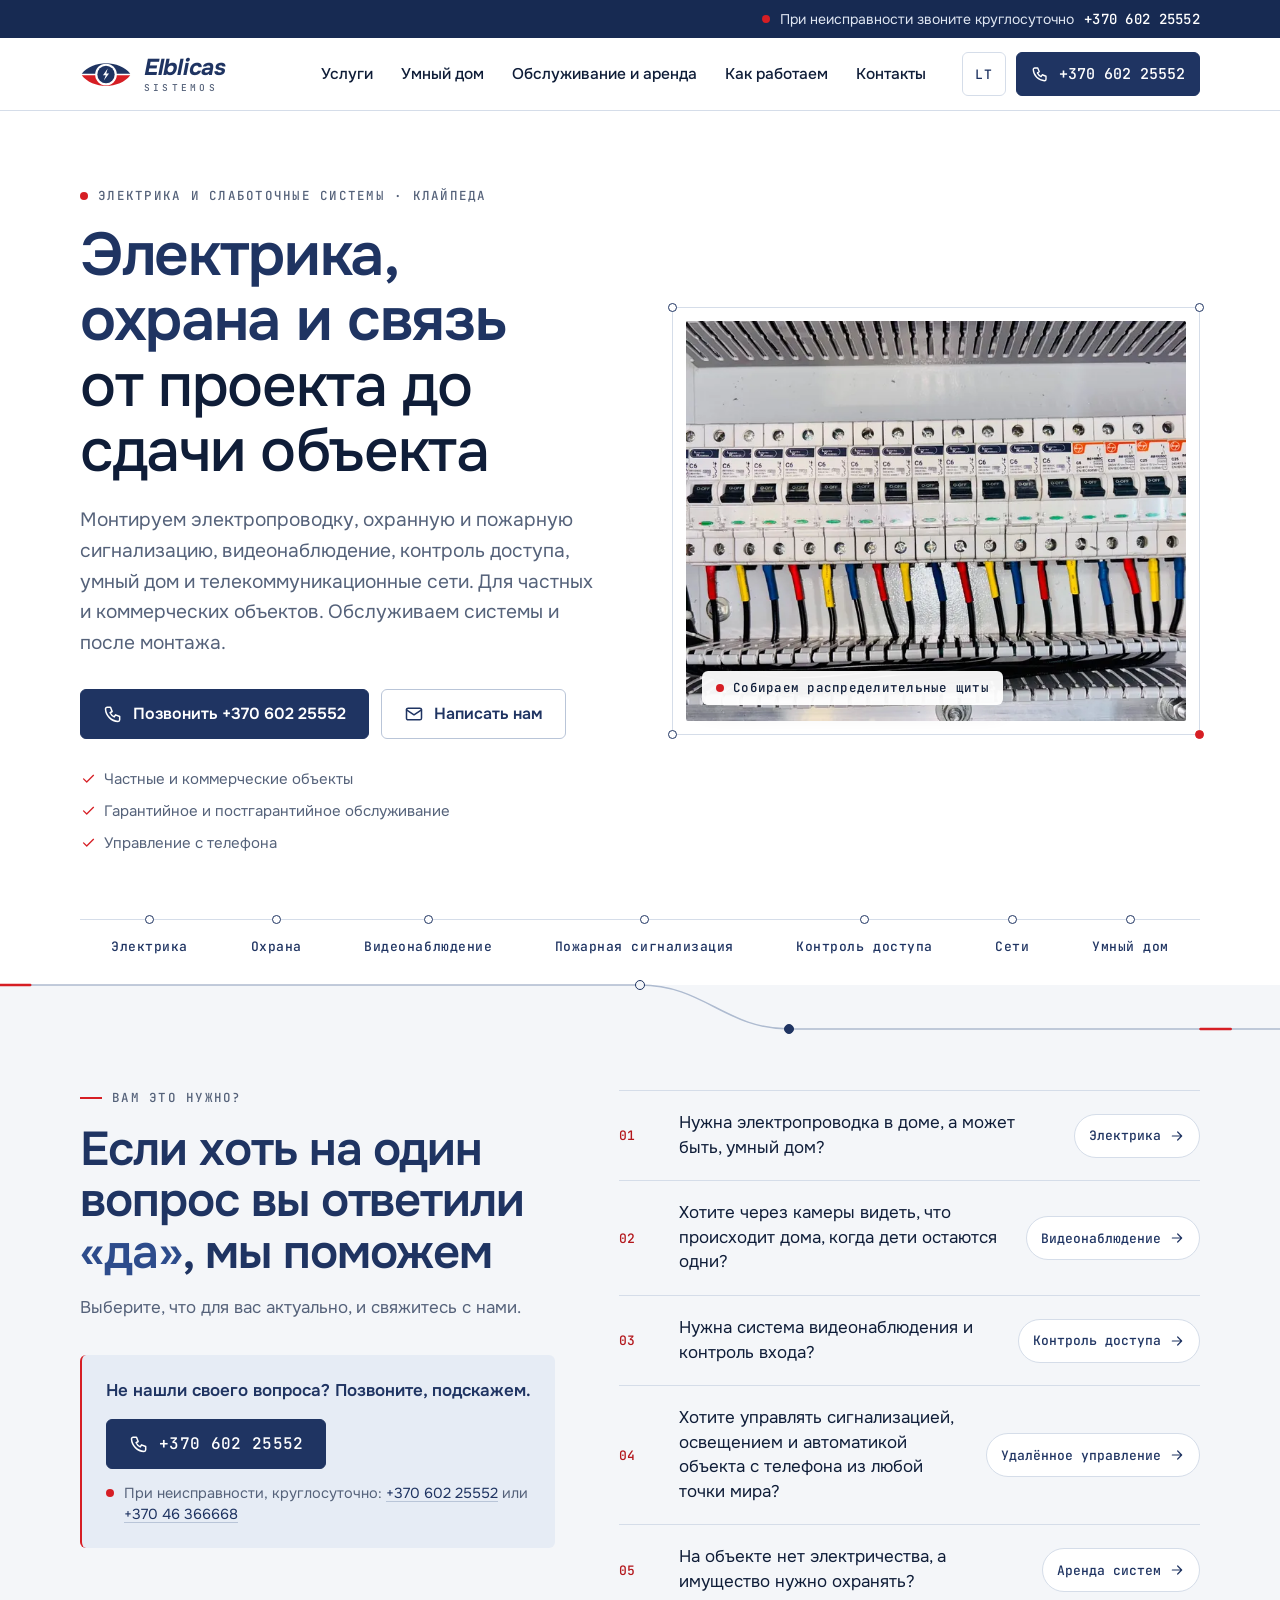
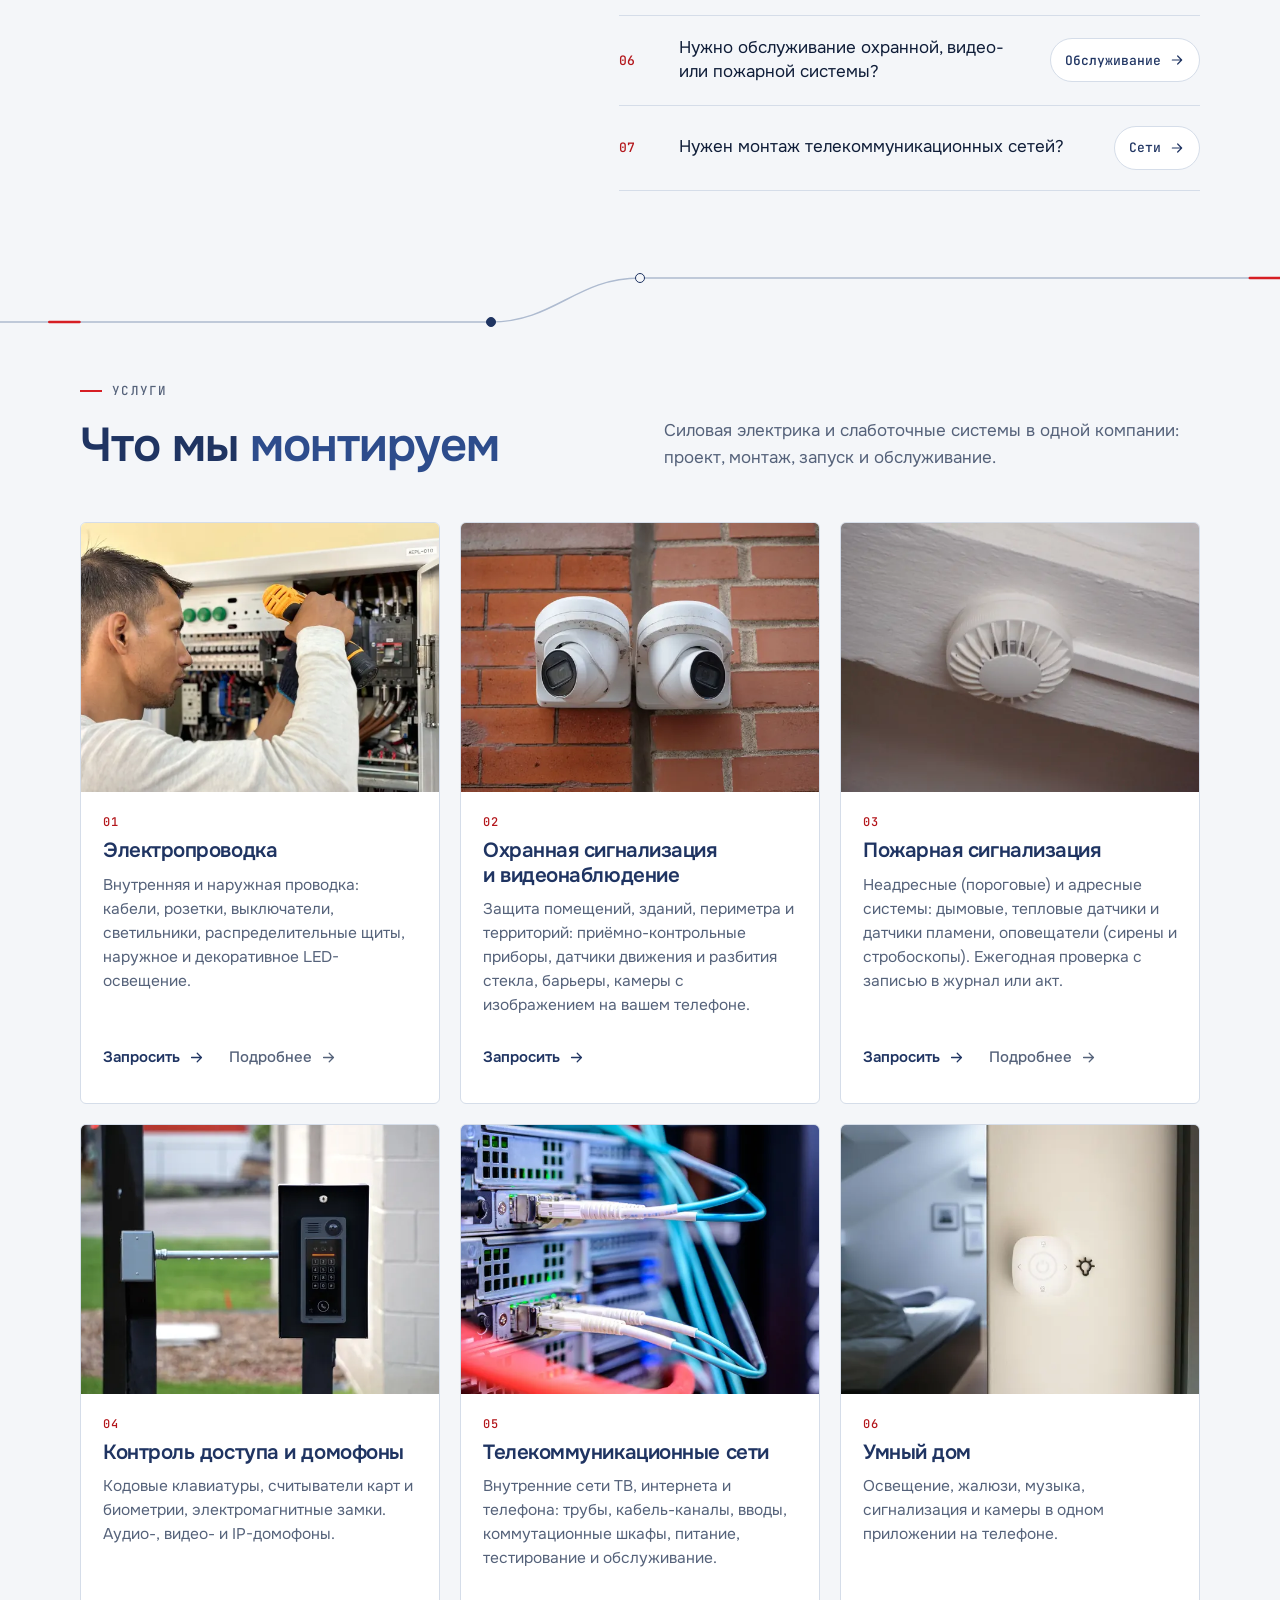
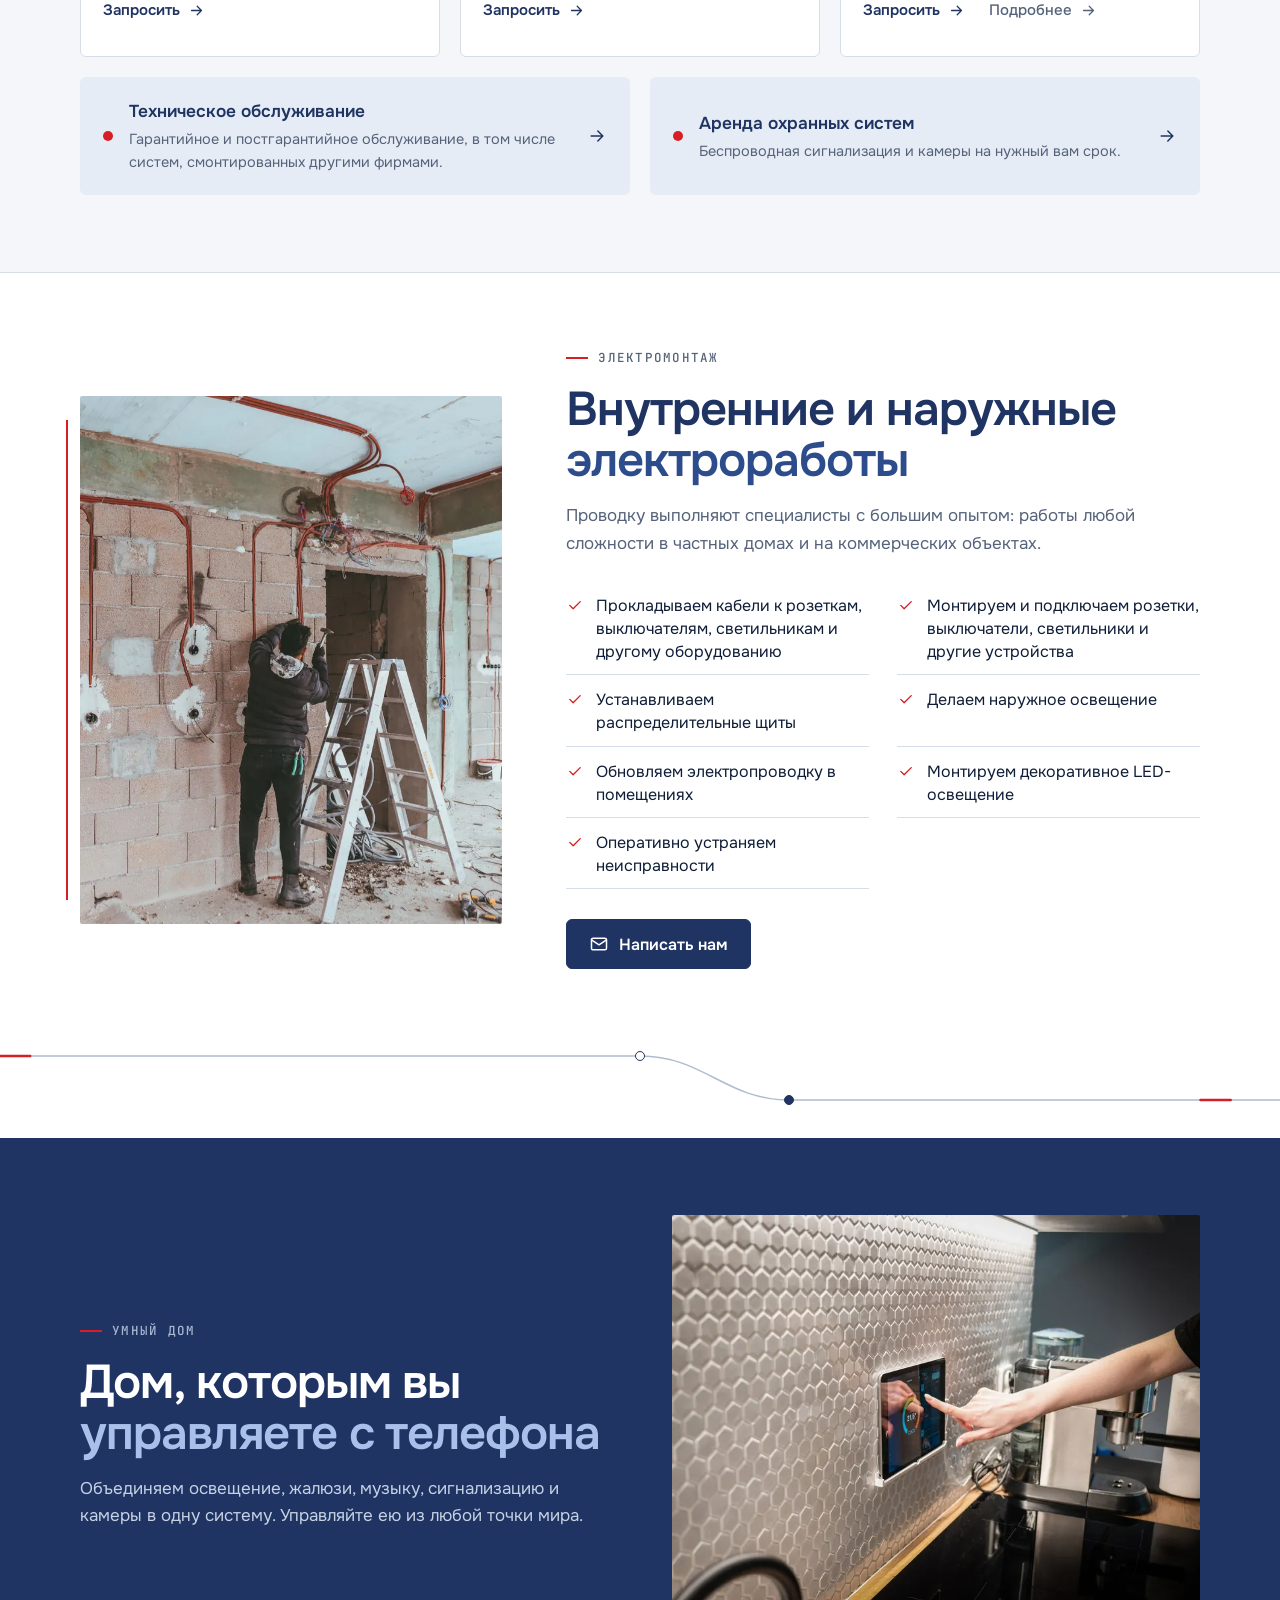
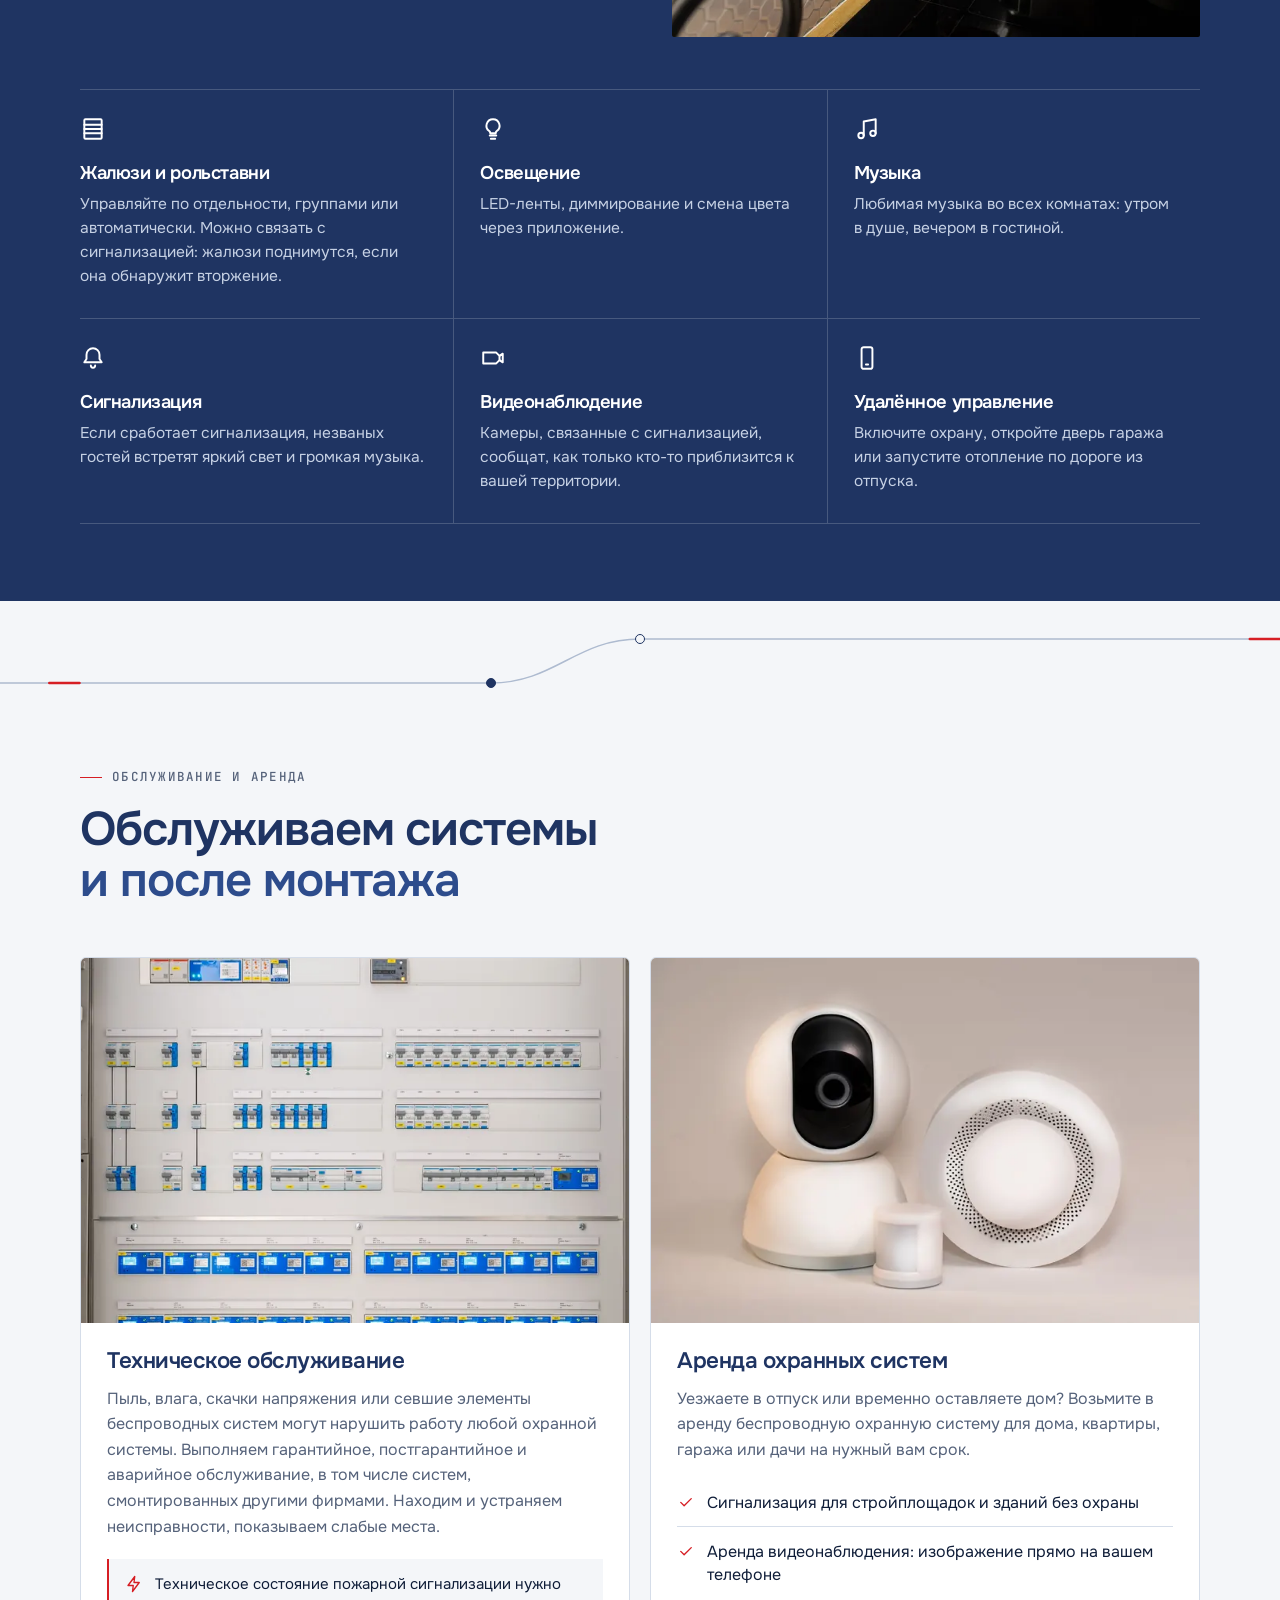
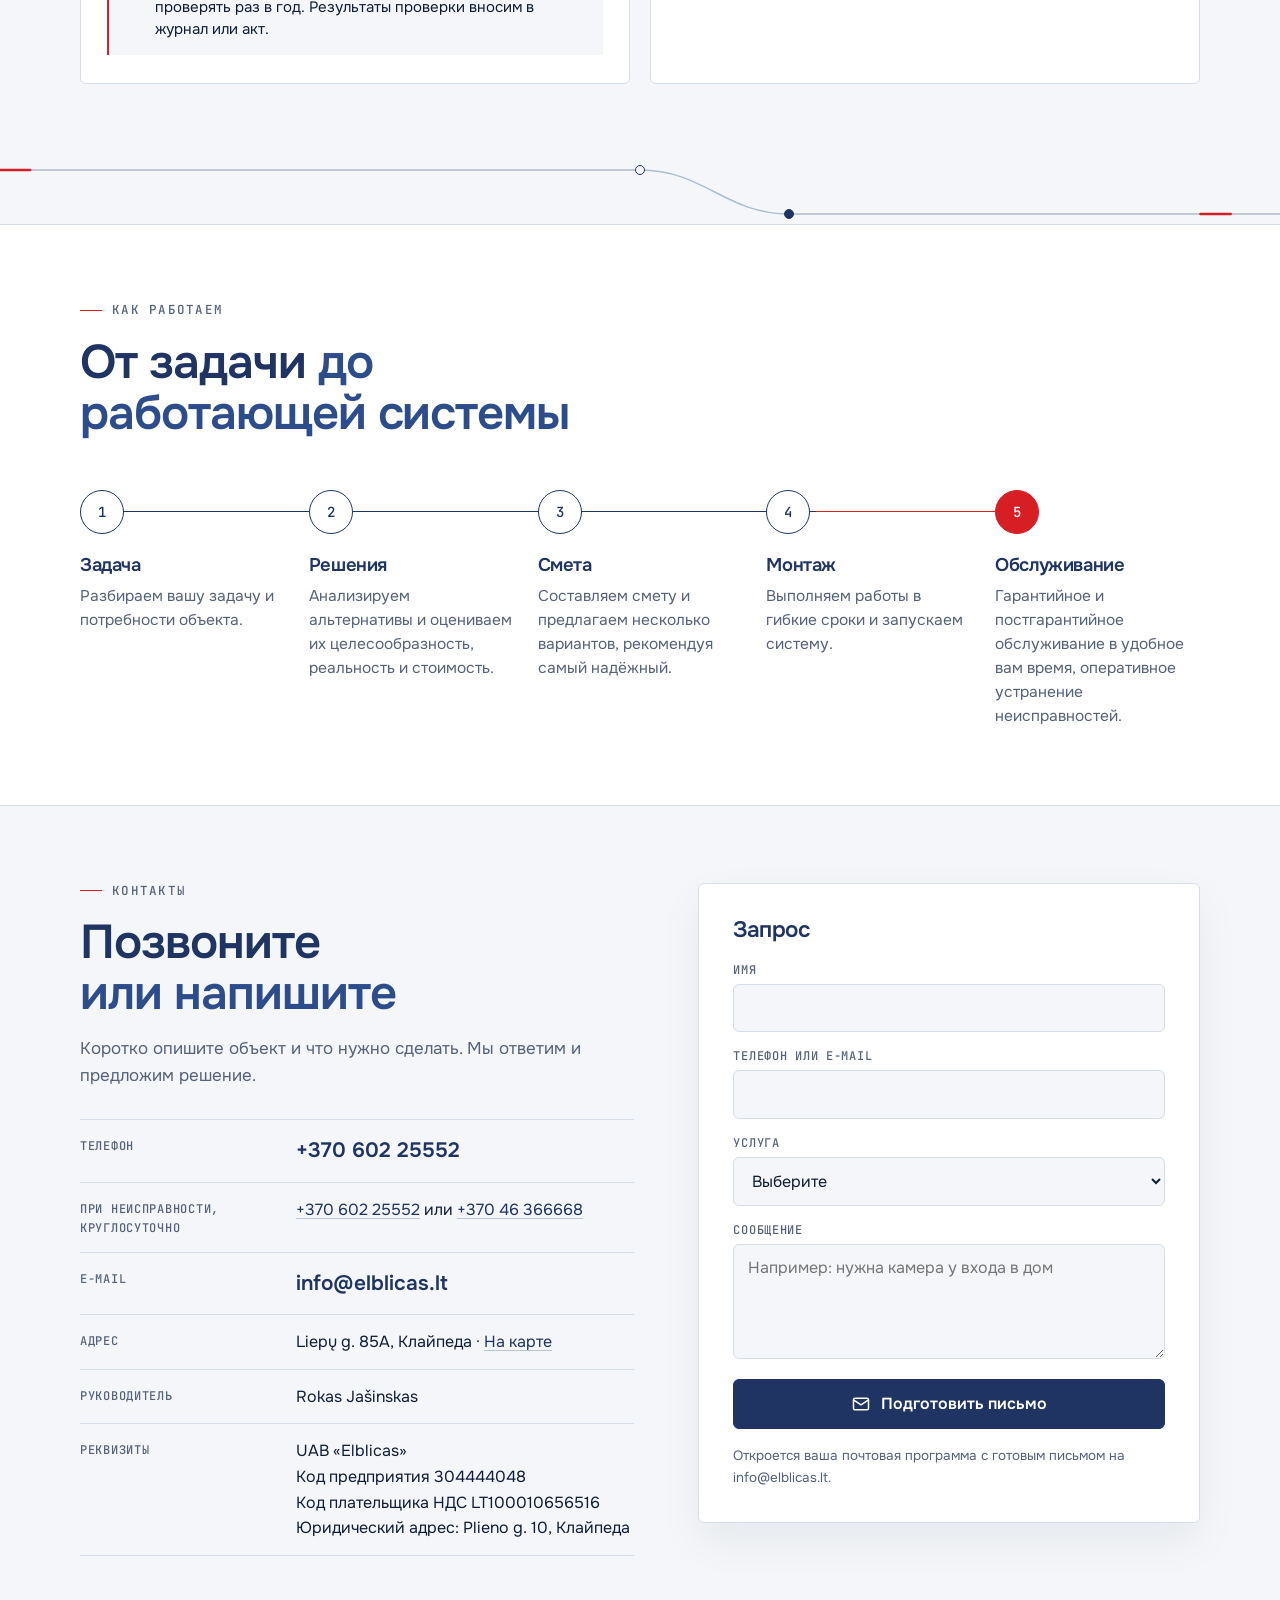
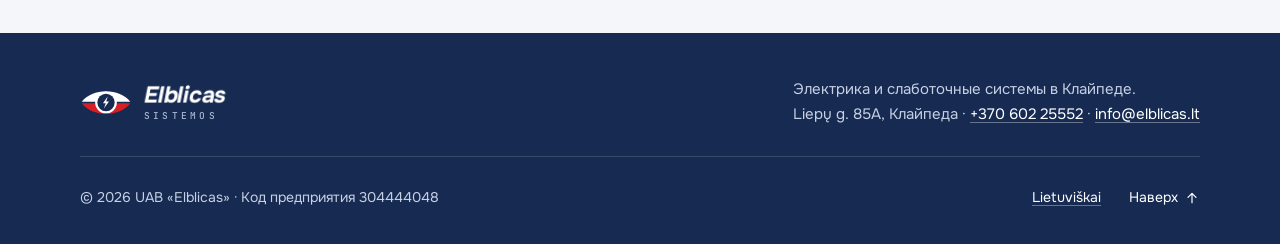
<file: ru/index.html>
<!doctype html>
<html lang="ru">
<head>
<meta charset="utf-8">
<meta name="viewport" content="width=device-width, initial-scale=1">
<title>Электромонтаж и слаботочные системы в Клайпеде | UAB «Elblicas»</title>
<meta name="description" content="UAB «Elblicas»: электропроводка, охранная и пожарная сигнализация, видеонаблюдение, контроль доступа, умный дом и телекоммуникационные сети. От проекта до сдачи объекта. Тел. +370 602 25552.">
<meta name="robots" content="noindex">
<meta name="theme-color" content="#1f3462">
<link rel="canonical" href="https://vasylian.com/elblicas/ru/">
<link rel="alternate" hreflang="lt" href="https://vasylian.com/elblicas/"><link rel="alternate" hreflang="ru" href="https://vasylian.com/elblicas/ru/">
<meta property="og:type" content="website"><meta property="og:locale" content="ru_RU">
<meta property="og:title" content="Электромонтаж и слаботочные системы в Клайпеде | UAB «Elblicas»"><meta property="og:description" content="UAB «Elblicas»: электропроводка, охранная и пожарная сигнализация, видеонаблюдение, контроль доступа, умный дом и телекоммуникационные сети. От проекта до сдачи объекта. Тел. +370 602 25552.">
<meta property="og:url" content="https://vasylian.com/elblicas/ru/"><meta property="og:image" content="https://vasylian.com/elblicas/og.jpg">
<link rel="icon" href="../favicon.ico" sizes="any"><link rel="icon" type="image/svg+xml" href="../favicon.svg">
<link rel="apple-touch-icon" href="../apple-touch-icon.png">
<link rel="preload" href="../fonts/onest-600-latin.woff2" as="font" type="font/woff2" crossorigin>
<link rel="stylesheet" href="../styles.css">
<script>try{if(new URLSearchParams(location.search).get('lang')==='lt')location.replace('../'+location.hash)}catch(e){}</script>
<script type="application/ld+json">{"@context": "https://schema.org", "@type": "Electrician", "@id": "https://vasylian.com/elblicas/#org", "name": "Elblicas", "legalName": "UAB «Elblicas»", "url": "https://vasylian.com/elblicas/ru/", "telephone": "+37060225552", "email": "info@elblicas.lt", "vatID": "LT100010656516", "identifier": {"@type": "PropertyValue", "propertyID": "Įmonės kodas", "value": "304444048"}, "image": "https://vasylian.com/elblicas/og.jpg", "logo": "https://vasylian.com/elblicas/icon-512.png", "address": {"@type": "PostalAddress", "streetAddress": "Liepų g. 85A", "addressLocality": "Klaipėda", "addressCountry": "LT"}, "employee": {"@type": "Person", "name": "Rokas Jašinskas"}}</script>
</head>
<body>
<a class="skip" href="#main">Перейти к содержанию</a>
<div class="topbar"><div class="wrap"><span class="live" aria-hidden="true"></span><span class="tb-t">При неисправности звоните круглосуточно</span>
<a href="tel:+37060225552">+370 602 25552</a></div></div>
<header class="hdr" id="top">
 <div class="wrap hdr-in">
  <a class="brand" href="#top" aria-label="UAB Elblicas"><svg class="mark" viewBox="0 0 120 80" aria-hidden="true" focusable="false"><path d="M4 38.5C28 6 92 6 116 38.5Z" fill="#1f3462"/><path d="M4 41.5C28 74 92 74 116 41.5Z" fill="#d61e24"/><circle cx="60" cy="40" r="25" fill="#fff"/><circle cx="60" cy="40" r="20" fill="#1f3462"/><path d="M64 26 53 42h6.5L55 54l12-16.5h-6.5L64 26Z" fill="#fff"/></svg><span class="bw"><span class="bn">Elblicas</span><span class="bs">SISTEMOS</span></span></a>
  <nav class="nav" id="nav" aria-label="Меню"><ul><li><a href="#paslaugos">Услуги</a></li><li><a href="#ismanus-namas">Умный дом</a></li><li><a href="#prieziura">Обслуживание и аренда</a></li><li><a href="#kaip-dirbame">Как работаем</a></li><li><a href="#kontaktai">Контакты</a></li></ul>
   <div class="nav-cta"><a class="btn" href="tel:+37060225552"><svg class="i" viewBox="0 0 24 24" aria-hidden="true" focusable="false" fill="none" stroke="currentColor" stroke-width="1.8" stroke-linecap="round" stroke-linejoin="round"><path d="M5 4h4l2 5-2.5 1.5a11 11 0 0 0 5 5L15 13l5 2v4a2 2 0 0 1-2 2A16 16 0 0 1 3 6a2 2 0 0 1 2-2"/></svg>Позвонить +370 602 25552</a>
    <p><span class="live" aria-hidden="true"></span><span>При неисправности, круглосуточно:<br><a href="tel:+37060225552">+370 602 25552</a> или <a href="tel:+37046366668">+370 46 366668</a></span></p></div></nav>
  <div class="hdr-r">
   <a class="lang" href="../" hreflang="lt" lang="lt" title="Lietuviškai">LT</a>
   <a class="btn btn-s" href="tel:+37060225552"><svg class="i" viewBox="0 0 24 24" aria-hidden="true" focusable="false" fill="none" stroke="currentColor" stroke-width="1.8" stroke-linecap="round" stroke-linejoin="round"><path d="M5 4h4l2 5-2.5 1.5a11 11 0 0 0 5 5L15 13l5 2v4a2 2 0 0 1-2 2A16 16 0 0 1 3 6a2 2 0 0 1 2-2"/></svg><span>+370 602 25552</span></a>
   <button class="burger" type="button" aria-controls="nav" aria-expanded="false" data-open="Меню" data-close="Закрыть" aria-label="Меню"><svg class="i" viewBox="0 0 24 24" aria-hidden="true" focusable="false" fill="none" stroke="currentColor" stroke-width="1.8" stroke-linecap="round" stroke-linejoin="round"><path d="M4 7h16M4 12h16M4 17h16"/></svg><svg class="i" viewBox="0 0 24 24" aria-hidden="true" focusable="false" fill="none" stroke="currentColor" stroke-width="1.8" stroke-linecap="round" stroke-linejoin="round"><path d="M6 6l12 12M18 6 6 18"/></svg></button>
  </div>
 </div>
</header>
<main id="main">
<section class="hero">
 <div class="wrap hero-in">
  <div class="hero-t">
   <p class="eyebrow"><span class="live" aria-hidden="true"></span>Электрика и слаботочные системы · Клайпеда</p>
   <h1>Электрика, охрана и связь <em>от проекта до сдачи объекта</em></h1>
   <p class="lead">Монтируем электропроводку, охранную и пожарную сигнализацию, видеонаблюдение, контроль доступа, умный дом и телекоммуникационные сети. Для частных и коммерческих объектов. Обслуживаем системы и после монтажа.</p>
   <div class="ctas"><a class="btn" href="tel:+37060225552"><svg class="i" viewBox="0 0 24 24" aria-hidden="true" focusable="false" fill="none" stroke="currentColor" stroke-width="1.8" stroke-linecap="round" stroke-linejoin="round"><path d="M5 4h4l2 5-2.5 1.5a11 11 0 0 0 5 5L15 13l5 2v4a2 2 0 0 1-2 2A16 16 0 0 1 3 6a2 2 0 0 1 2-2"/></svg>Позвонить +370 602 25552</a><a class="btn btn-o" href="#kontaktai"><svg class="i" viewBox="0 0 24 24" aria-hidden="true" focusable="false" fill="none" stroke="currentColor" stroke-width="1.8" stroke-linecap="round" stroke-linejoin="round"><rect x="3" y="5" width="18" height="14" rx="2"/><path d="m3 7 9 6 9-6"/></svg>Написать нам</a></div>
   <ul class="chips"><li><svg class="i" viewBox="0 0 24 24" aria-hidden="true" focusable="false" fill="none" stroke="currentColor" stroke-width="1.8" stroke-linecap="round" stroke-linejoin="round"><path d="m5 12.5 4.5 4.5L19 7.5"/></svg>Частные и коммерческие объекты</li><li><svg class="i" viewBox="0 0 24 24" aria-hidden="true" focusable="false" fill="none" stroke="currentColor" stroke-width="1.8" stroke-linecap="round" stroke-linejoin="round"><path d="m5 12.5 4.5 4.5L19 7.5"/></svg>Гарантийное и постгарантийное обслуживание</li><li><svg class="i" viewBox="0 0 24 24" aria-hidden="true" focusable="false" fill="none" stroke="currentColor" stroke-width="1.8" stroke-linecap="round" stroke-linejoin="round"><path d="m5 12.5 4.5 4.5L19 7.5"/></svg>Управление с телефона</li></ul>
  </div>
  <figure class="hero-p">
   <picture><source media="(max-width: 699px)" srcset="../img/hero-m-900.webp" width="900" height="600">
   <img class="" src="../img/hero-1400.webp" srcset="../img/hero-700.webp 700w, ../img/hero-1000.webp 1000w, ../img/hero-1400.webp 1400w" sizes="(min-width: 1100px) 560px, (min-width: 700px) 45vw, 92vw" width="1400" height="1120" alt="Распределительный щит: ряд автоматических выключателей с цветными проводами" fetchpriority="high" decoding="async"></picture>
   <figcaption><span class="live" aria-hidden="true"></span>Собираем распределительные щиты</figcaption>
   <i class="cn c1" aria-hidden="true"></i><i class="cn c2" aria-hidden="true"></i><i class="cn c3" aria-hidden="true"></i><i class="cn c4" aria-hidden="true"></i>
  </figure>
 </div>
 <div class="wrap"><ul class="bus"><li><a href="#elektra">Электрика</a></li><li><a href="#paslaugos">Охрана</a></li><li><a href="#paslaugos">Видеонаблюдение</a></li><li><a href="#paslaugos">Пожарная сигнализация</a></li><li><a href="#paslaugos">Контроль доступа</a></li><li><a href="#paslaugos">Сети</a></li><li><a href="#ismanus-namas">Умный дом</a></li></ul></div>
</section>
<div class="trace" aria-hidden="true"><svg viewBox="0 0 1200 64" preserveAspectRatio="none"><path class="w" d="M0 10 H600 C660 10 680 54 740 54 H1200" vector-effect="non-scaling-stroke"/><path class="p" d="M0 10 H600 C660 10 680 54 740 54 H1200" pathLength="100" vector-effect="non-scaling-stroke"/></svg><i class="n n1"></i><i class="n n2"></i></div>
<section class="sec qs" id="klausimai">
 <div class="wrap qs-in">
  <div class="sec-h"><p class="eyebrow">Вам это нужно?</p><h2>Если хоть на один вопрос вы ответили <em>«да»</em>, мы поможем</h2><p class="sub">Выберите, что для вас актуально, и свяжитесь с нами.</p>
   <div class="q-call"><p>Не нашли своего вопроса? Позвоните, подскажем.</p><a class="btn" href="tel:+37060225552"><svg class="i" viewBox="0 0 24 24" aria-hidden="true" focusable="false" fill="none" stroke="currentColor" stroke-width="1.8" stroke-linecap="round" stroke-linejoin="round"><path d="M5 4h4l2 5-2.5 1.5a11 11 0 0 0 5 5L15 13l5 2v4a2 2 0 0 1-2 2A16 16 0 0 1 3 6a2 2 0 0 1 2-2"/></svg>+370 602 25552</a>
    <p class="q-fault"><span class="live" aria-hidden="true"></span><span>При неисправности, круглосуточно: <a href="tel:+37060225552">+370 602 25552</a> или <a href="tel:+37046366668">+370 46 366668</a></span></p></div></div>
  <ol class="q-list"><li><span class="q-n">01</span><p>Нужна электропроводка в доме, а может быть, умный дом?</p><a class="q-a" href="#elektra">Электрика<svg class="i" viewBox="0 0 24 24" aria-hidden="true" focusable="false" fill="none" stroke="currentColor" stroke-width="1.8" stroke-linecap="round" stroke-linejoin="round"><path d="M5 12h14M13 6l6 6-6 6"/></svg></a></li><li><span class="q-n">02</span><p>Хотите через камеры видеть, что происходит дома, когда дети остаются одни?</p><a class="q-a" href="#paslaugos">Видеонаблюдение<svg class="i" viewBox="0 0 24 24" aria-hidden="true" focusable="false" fill="none" stroke="currentColor" stroke-width="1.8" stroke-linecap="round" stroke-linejoin="round"><path d="M5 12h14M13 6l6 6-6 6"/></svg></a></li><li><span class="q-n">03</span><p>Нужна система видеонаблюдения и контроль входа?</p><a class="q-a" href="#paslaugos">Контроль доступа<svg class="i" viewBox="0 0 24 24" aria-hidden="true" focusable="false" fill="none" stroke="currentColor" stroke-width="1.8" stroke-linecap="round" stroke-linejoin="round"><path d="M5 12h14M13 6l6 6-6 6"/></svg></a></li><li><span class="q-n">04</span><p>Хотите управлять сигнализацией, освещением и автоматикой объекта с телефона из любой точки мира?</p><a class="q-a" href="#ismanus-namas">Удалённое управление<svg class="i" viewBox="0 0 24 24" aria-hidden="true" focusable="false" fill="none" stroke="currentColor" stroke-width="1.8" stroke-linecap="round" stroke-linejoin="round"><path d="M5 12h14M13 6l6 6-6 6"/></svg></a></li><li><span class="q-n">05</span><p>На объекте нет электричества, а имущество нужно охранять?</p><a class="q-a" href="#prieziura">Аренда систем<svg class="i" viewBox="0 0 24 24" aria-hidden="true" focusable="false" fill="none" stroke="currentColor" stroke-width="1.8" stroke-linecap="round" stroke-linejoin="round"><path d="M5 12h14M13 6l6 6-6 6"/></svg></a></li><li><span class="q-n">06</span><p>Нужно обслуживание охранной, видео- или пожарной системы?</p><a class="q-a" href="#prieziura">Обслуживание<svg class="i" viewBox="0 0 24 24" aria-hidden="true" focusable="false" fill="none" stroke="currentColor" stroke-width="1.8" stroke-linecap="round" stroke-linejoin="round"><path d="M5 12h14M13 6l6 6-6 6"/></svg></a></li><li><span class="q-n">07</span><p>Нужен монтаж телекоммуникационных сетей?</p><a class="q-a" href="#paslaugos">Сети<svg class="i" viewBox="0 0 24 24" aria-hidden="true" focusable="false" fill="none" stroke="currentColor" stroke-width="1.8" stroke-linecap="round" stroke-linejoin="round"><path d="M5 12h14M13 6l6 6-6 6"/></svg></a></li></ol>
 </div>
</section>
<div class="trace flip" aria-hidden="true"><svg viewBox="0 0 1200 64" preserveAspectRatio="none"><path class="w" d="M0 10 H600 C660 10 680 54 740 54 H1200" vector-effect="non-scaling-stroke"/><path class="p" d="M0 10 H600 C660 10 680 54 740 54 H1200" pathLength="100" vector-effect="non-scaling-stroke"/></svg><i class="n n1"></i><i class="n n2"></i></div>
<section class="sec svc" id="paslaugos">
 <div class="wrap">
  <div class="sec-h wide"><p class="eyebrow">Услуги</p><h2>Что мы <em>монтируем</em></h2><p class="sub">Силовая электрика и слаботочные системы в одной компании: проект, монтаж, запуск и обслуживание.</p></div>
  <div class="cards"><article class="card"><div class="card-img"><img class="" src="../img/c-el-900.webp" srcset="../img/c-el-600.webp 600w, ../img/c-el-900.webp 900w" sizes="(min-width: 1100px) 380px, (min-width: 700px) 46vw, 92vw" width="900" height="675" alt="Электрик с шуруповёртом работает у электрощита" loading="lazy" decoding="async"></div><div class="card-b"><span class="lbl">01</span><h3>Электропроводка</h3><p>Внутренняя и наружная проводка: кабели, розетки, выключатели, светильники, распределительные щиты, наружное и декоративное LED-освещение.</p><div class="card-a"><a class="more" href="#kontaktai" data-svc="Электропроводка">Запросить<svg class="i" viewBox="0 0 24 24" aria-hidden="true" focusable="false" fill="none" stroke="currentColor" stroke-width="1.8" stroke-linecap="round" stroke-linejoin="round"><path d="M5 12h14M13 6l6 6-6 6"/></svg></a><a class="more more-2" href="#elektra">Подробнее<svg class="i" viewBox="0 0 24 24" aria-hidden="true" focusable="false" fill="none" stroke="currentColor" stroke-width="1.8" stroke-linecap="round" stroke-linejoin="round"><path d="M5 12h14M13 6l6 6-6 6"/></svg></a></div></div></article><article class="card"><div class="card-img"><img class="" src="../img/c-sec-900.webp" srcset="../img/c-sec-600.webp 600w, ../img/c-sec-900.webp 900w" sizes="(min-width: 1100px) 380px, (min-width: 700px) 46vw, 92vw" width="900" height="675" alt="Две купольные камеры на кирпичной стене" loading="lazy" decoding="async"></div><div class="card-b"><span class="lbl">02</span><h3>Охранная сигнализация и видеонаблюдение</h3><p>Защита помещений, зданий, периметра и территорий: приёмно-контрольные приборы, датчики движения и разбития стекла, барьеры, камеры с изображением на вашем телефоне.</p><div class="card-a"><a class="more" href="#kontaktai" data-svc="Охранная сигнализация и видеонаблюдение">Запросить<svg class="i" viewBox="0 0 24 24" aria-hidden="true" focusable="false" fill="none" stroke="currentColor" stroke-width="1.8" stroke-linecap="round" stroke-linejoin="round"><path d="M5 12h14M13 6l6 6-6 6"/></svg></a></div></div></article><article class="card"><div class="card-img"><img class="" src="../img/c-fire-900.webp" srcset="../img/c-fire-600.webp 600w, ../img/c-fire-900.webp 900w" sizes="(min-width: 1100px) 380px, (min-width: 700px) 46vw, 92vw" width="900" height="675" alt="Дымовой извещатель на потолочной балке рядом с кабель-каналом" loading="lazy" decoding="async"></div><div class="card-b"><span class="lbl">03</span><h3>Пожарная сигнализация</h3><p>Неадресные (пороговые) и адресные системы: дымовые, тепловые датчики и датчики пламени, оповещатели (сирены и стробоскопы). Ежегодная проверка с записью в журнал или акт.</p><div class="card-a"><a class="more" href="#kontaktai" data-svc="Пожарная сигнализация">Запросить<svg class="i" viewBox="0 0 24 24" aria-hidden="true" focusable="false" fill="none" stroke="currentColor" stroke-width="1.8" stroke-linecap="round" stroke-linejoin="round"><path d="M5 12h14M13 6l6 6-6 6"/></svg></a><a class="more more-2" href="#prieziura">Подробнее<svg class="i" viewBox="0 0 24 24" aria-hidden="true" focusable="false" fill="none" stroke="currentColor" stroke-width="1.8" stroke-linecap="round" stroke-linejoin="round"><path d="M5 12h14M13 6l6 6-6 6"/></svg></a></div></div></article><article class="card"><div class="card-img"><img class="" src="../img/c-acc-900.webp" srcset="../img/c-acc-600.webp 600w, ../img/c-acc-900.webp 900w" sizes="(min-width: 1100px) 380px, (min-width: 700px) 46vw, 92vw" width="900" height="675" alt="Домофон с кодовой клавиатурой у ворот" loading="lazy" decoding="async"></div><div class="card-b"><span class="lbl">04</span><h3>Контроль доступа и домофоны</h3><p>Кодовые клавиатуры, считыватели карт и биометрии, электромагнитные замки. Аудио-, видео- и IP-домофоны.</p><div class="card-a"><a class="more" href="#kontaktai" data-svc="Контроль доступа и домофоны">Запросить<svg class="i" viewBox="0 0 24 24" aria-hidden="true" focusable="false" fill="none" stroke="currentColor" stroke-width="1.8" stroke-linecap="round" stroke-linejoin="round"><path d="M5 12h14M13 6l6 6-6 6"/></svg></a></div></div></article><article class="card"><div class="card-img"><img class="" src="../img/c-net-900.webp" srcset="../img/c-net-600.webp 600w, ../img/c-net-900.webp 900w" sizes="(min-width: 1100px) 380px, (min-width: 700px) 46vw, 92vw" width="900" height="675" alt="Оптические патч-корды в сетевом оборудовании" loading="lazy" decoding="async"></div><div class="card-b"><span class="lbl">05</span><h3>Телекоммуникационные сети</h3><p>Внутренние сети ТВ, интернета и телефона: трубы, кабель-каналы, вводы, коммутационные шкафы, питание, тестирование и обслуживание.</p><div class="card-a"><a class="more" href="#kontaktai" data-svc="Телекоммуникационные сети">Запросить<svg class="i" viewBox="0 0 24 24" aria-hidden="true" focusable="false" fill="none" stroke="currentColor" stroke-width="1.8" stroke-linecap="round" stroke-linejoin="round"><path d="M5 12h14M13 6l6 6-6 6"/></svg></a></div></div></article><article class="card"><div class="card-img"><img class="" src="../img/c-smart-900.webp" srcset="../img/c-smart-600.webp 600w, ../img/c-smart-900.webp 900w" sizes="(min-width: 1100px) 380px, (min-width: 700px) 46vw, 92vw" width="900" height="675" alt="Умный выключатель на стене у спальни" loading="lazy" decoding="async"></div><div class="card-b"><span class="lbl">06</span><h3>Умный дом</h3><p>Освещение, жалюзи, музыка, сигнализация и камеры в одном приложении на телефоне.</p><div class="card-a"><a class="more" href="#kontaktai" data-svc="Умный дом">Запросить<svg class="i" viewBox="0 0 24 24" aria-hidden="true" focusable="false" fill="none" stroke="currentColor" stroke-width="1.8" stroke-linecap="round" stroke-linejoin="round"><path d="M5 12h14M13 6l6 6-6 6"/></svg></a><a class="more more-2" href="#ismanus-namas">Подробнее<svg class="i" viewBox="0 0 24 24" aria-hidden="true" focusable="false" fill="none" stroke="currentColor" stroke-width="1.8" stroke-linecap="round" stroke-linejoin="round"><path d="M5 12h14M13 6l6 6-6 6"/></svg></a></div></div></article></div>
  <div class="strip"><a class="strip-i" href="#prieziura"><span class="dot"></span><span><b>Техническое обслуживание</b><small>Гарантийное и постгарантийное обслуживание, в том числе систем, смонтированных другими фирмами.</small></span><svg class="i" viewBox="0 0 24 24" aria-hidden="true" focusable="false" fill="none" stroke="currentColor" stroke-width="1.8" stroke-linecap="round" stroke-linejoin="round"><path d="M5 12h14M13 6l6 6-6 6"/></svg></a><a class="strip-i" href="#prieziura"><span class="dot"></span><span><b>Аренда охранных систем</b><small>Беспроводная сигнализация и камеры на нужный вам срок.</small></span><svg class="i" viewBox="0 0 24 24" aria-hidden="true" focusable="false" fill="none" stroke="currentColor" stroke-width="1.8" stroke-linecap="round" stroke-linejoin="round"><path d="M5 12h14M13 6l6 6-6 6"/></svg></a></div>
 </div>
</section>
<section class="sec el" id="elektra">
 <div class="wrap el-in">
  <figure class="el-p"><img class="" src="../img/el-1000.webp" srcset="../img/el-700.webp 700w, ../img/el-1000.webp 1000w" sizes="(min-width: 900px) 440px, 92vw" width="1000" height="1250" alt="Электрик у стремянки в помещении на ремонте, по стенам проложены кабели" loading="lazy" decoding="async"></figure>
  <div class="el-t">
   <p class="eyebrow">Электромонтаж</p><h2>Внутренние и наружные <em>электроработы</em></h2><p class="sub">Проводку выполняют специалисты с большим опытом: работы любой сложности в частных домах и на коммерческих объектах.</p>
   <ul class="ticks"><li><svg class="i" viewBox="0 0 24 24" aria-hidden="true" focusable="false" fill="none" stroke="currentColor" stroke-width="1.8" stroke-linecap="round" stroke-linejoin="round"><path d="m5 12.5 4.5 4.5L19 7.5"/></svg><span>Прокладываем кабели к розеткам, выключателям, светильникам и другому оборудованию</span></li><li><svg class="i" viewBox="0 0 24 24" aria-hidden="true" focusable="false" fill="none" stroke="currentColor" stroke-width="1.8" stroke-linecap="round" stroke-linejoin="round"><path d="m5 12.5 4.5 4.5L19 7.5"/></svg><span>Монтируем и подключаем розетки, выключатели, светильники и другие устройства</span></li><li><svg class="i" viewBox="0 0 24 24" aria-hidden="true" focusable="false" fill="none" stroke="currentColor" stroke-width="1.8" stroke-linecap="round" stroke-linejoin="round"><path d="m5 12.5 4.5 4.5L19 7.5"/></svg><span>Устанавливаем распределительные щиты</span></li><li><svg class="i" viewBox="0 0 24 24" aria-hidden="true" focusable="false" fill="none" stroke="currentColor" stroke-width="1.8" stroke-linecap="round" stroke-linejoin="round"><path d="m5 12.5 4.5 4.5L19 7.5"/></svg><span>Делаем наружное освещение</span></li><li><svg class="i" viewBox="0 0 24 24" aria-hidden="true" focusable="false" fill="none" stroke="currentColor" stroke-width="1.8" stroke-linecap="round" stroke-linejoin="round"><path d="m5 12.5 4.5 4.5L19 7.5"/></svg><span>Обновляем электропроводку в помещениях</span></li><li><svg class="i" viewBox="0 0 24 24" aria-hidden="true" focusable="false" fill="none" stroke="currentColor" stroke-width="1.8" stroke-linecap="round" stroke-linejoin="round"><path d="m5 12.5 4.5 4.5L19 7.5"/></svg><span>Монтируем декоративное LED-освещение</span></li><li><svg class="i" viewBox="0 0 24 24" aria-hidden="true" focusable="false" fill="none" stroke="currentColor" stroke-width="1.8" stroke-linecap="round" stroke-linejoin="round"><path d="m5 12.5 4.5 4.5L19 7.5"/></svg><span>Оперативно устраняем неисправности</span></li></ul>
   <a class="btn" href="#kontaktai"><svg class="i" viewBox="0 0 24 24" aria-hidden="true" focusable="false" fill="none" stroke="currentColor" stroke-width="1.8" stroke-linecap="round" stroke-linejoin="round"><rect x="3" y="5" width="18" height="14" rx="2"/><path d="m3 7 9 6 9-6"/></svg>Написать нам</a>
  </div>
 </div>
</section>
<div class="trace to-navy" aria-hidden="true"><svg viewBox="0 0 1200 64" preserveAspectRatio="none"><path class="w" d="M0 10 H600 C660 10 680 54 740 54 H1200" vector-effect="non-scaling-stroke"/><path class="p" d="M0 10 H600 C660 10 680 54 740 54 H1200" pathLength="100" vector-effect="non-scaling-stroke"/></svg><i class="n n1"></i><i class="n n2"></i></div>
<section class="sec smart" id="ismanus-namas">
 <div class="wrap">
  <div class="smart-top">
   <div class="sec-h"><p class="eyebrow">Умный дом</p><h2>Дом, которым вы <em>управляете с телефона</em></h2><p class="sub">Объединяем освещение, жалюзи, музыку, сигнализацию и камеры в одну систему. Управляйте ею из любой точки мира.</p></div>
   <figure class="smart-p"><img class="" src="../img/smart-1200.webp" srcset="../img/smart-800.webp 800w, ../img/smart-1200.webp 1200w" sizes="(min-width: 900px) 560px, 92vw" width="1200" height="960" alt="Рука касается сенсорной панели умного дома на стене кухни" loading="lazy" decoding="async"></figure>
  </div>
  <ul class="feats"><li><svg class="i" viewBox="0 0 24 24" aria-hidden="true" focusable="false" fill="none" stroke="currentColor" stroke-width="1.8" stroke-linecap="round" stroke-linejoin="round"><rect x="4" y="3" width="16" height="18" rx="1"/><path d="M4 8h16M4 12h16M4 16h16"/></svg><h3>Жалюзи и рольставни</h3><p>Управляйте по отдельности, группами или автоматически. Можно связать с сигнализацией: жалюзи поднимутся, если она обнаружит вторжение.</p></li><li><svg class="i" viewBox="0 0 24 24" aria-hidden="true" focusable="false" fill="none" stroke="currentColor" stroke-width="1.8" stroke-linecap="round" stroke-linejoin="round"><path d="M9 18h6M10 21h4M12 3a6 6 0 0 0-3.5 10.9c.6.5 1 1.2 1 2.1h5c0-.9.4-1.6 1-2.1A6 6 0 0 0 12 3z"/></svg><h3>Освещение</h3><p>LED-ленты, диммирование и смена цвета через приложение.</p></li><li><svg class="i" viewBox="0 0 24 24" aria-hidden="true" focusable="false" fill="none" stroke="currentColor" stroke-width="1.8" stroke-linecap="round" stroke-linejoin="round"><path d="M9 18V5l11-2v13"/><circle cx="6.5" cy="18" r="2.5"/><circle cx="17.5" cy="16" r="2.5"/></svg><h3>Музыка</h3><p>Любимая музыка во всех комнатах: утром в душе, вечером в гостиной.</p></li><li><svg class="i" viewBox="0 0 24 24" aria-hidden="true" focusable="false" fill="none" stroke="currentColor" stroke-width="1.8" stroke-linecap="round" stroke-linejoin="round"><path d="M12 3a6 6 0 0 0-6 6v4l-2 3h16l-2-3V9a6 6 0 0 0-6-6zM10 19a2 2 0 0 0 4 0"/></svg><h3>Сигнализация</h3><p>Если сработает сигнализация, незваных гостей встретят яркий свет и громкая музыка.</p></li><li><svg class="i" viewBox="0 0 24 24" aria-hidden="true" focusable="false" fill="none" stroke="currentColor" stroke-width="1.8" stroke-linecap="round" stroke-linejoin="round"><path d="M3 7h12l3 3v4l-3 3H3z"/><path d="m18 10 3-2v8l-3-2"/></svg><h3>Видеонаблюдение</h3><p>Камеры, связанные с сигнализацией, сообщат, как только кто-то приблизится к вашей территории.</p></li><li><svg class="i" viewBox="0 0 24 24" aria-hidden="true" focusable="false" fill="none" stroke="currentColor" stroke-width="1.8" stroke-linecap="round" stroke-linejoin="round"><rect x="7" y="2" width="10" height="20" rx="2"/><path d="M11 18h2"/></svg><h3>Удалённое управление</h3><p>Включите охрану, откройте дверь гаража или запустите отопление по дороге из отпуска.</p></li></ul>
 </div>
</section>
<div class="trace flip from-navy" aria-hidden="true"><svg viewBox="0 0 1200 64" preserveAspectRatio="none"><path class="w" d="M0 10 H600 C660 10 680 54 740 54 H1200" vector-effect="non-scaling-stroke"/><path class="p" d="M0 10 H600 C660 10 680 54 740 54 H1200" pathLength="100" vector-effect="non-scaling-stroke"/></svg><i class="n n1"></i><i class="n n2"></i></div>
<section class="sec care" id="prieziura">
 <div class="wrap">
  <div class="sec-h wide"><p class="eyebrow">Обслуживание и аренда</p><h2>Обслуживаем системы <em>и после монтажа</em></h2></div>
  <div class="care-g">
   <article class="cc"><img class="" src="../img/care-1000.webp" srcset="../img/care-700.webp 700w, ../img/care-1000.webp 1000w" sizes="(min-width: 900px) 580px, 92vw" width="1000" height="667" alt="Распределительный щит с модульными автоматами и счётчиками" loading="lazy" decoding="async">
    <div class="cc-b"><h3>Техническое обслуживание</h3><p>Пыль, влага, скачки напряжения или севшие элементы беспроводных систем могут нарушить работу любой охранной системы. Выполняем гарантийное, постгарантийное и аварийное обслуживание, в том числе систем, смонтированных другими фирмами. Находим и устраняем неисправности, показываем слабые места.</p><p class="note"><svg class="i" viewBox="0 0 24 24" aria-hidden="true" focusable="false" fill="none" stroke="currentColor" stroke-width="1.8" stroke-linecap="round" stroke-linejoin="round"><path d="M13 2 4 14h7l-1 8 9-12h-7z"/></svg><span>Техническое состояние пожарной сигнализации нужно проверять раз в год. Результаты проверки вносим в журнал или акт.</span></p></div></article>
   <article class="cc"><img class="" src="../img/rent-1000.webp" srcset="../img/rent-700.webp 700w, ../img/rent-1000.webp 1000w" sizes="(min-width: 900px) 580px, 92vw" width="1000" height="667" alt="Беспроводная камера, датчик движения и сирена" loading="lazy" decoding="async">
    <div class="cc-b"><h3>Аренда охранных систем</h3><p>Уезжаете в отпуск или временно оставляете дом? Возьмите в аренду беспроводную охранную систему для дома, квартиры, гаража или дачи на нужный вам срок.</p><ul class="ticks"><li><svg class="i" viewBox="0 0 24 24" aria-hidden="true" focusable="false" fill="none" stroke="currentColor" stroke-width="1.8" stroke-linecap="round" stroke-linejoin="round"><path d="m5 12.5 4.5 4.5L19 7.5"/></svg><span>Сигнализация для стройплощадок и зданий без охраны</span></li><li><svg class="i" viewBox="0 0 24 24" aria-hidden="true" focusable="false" fill="none" stroke="currentColor" stroke-width="1.8" stroke-linecap="round" stroke-linejoin="round"><path d="m5 12.5 4.5 4.5L19 7.5"/></svg><span>Аренда видеонаблюдения: изображение прямо на вашем телефоне</span></li></ul></div></article>
  </div>
 </div>
</section>
<div class="trace" aria-hidden="true"><svg viewBox="0 0 1200 64" preserveAspectRatio="none"><path class="w" d="M0 10 H600 C660 10 680 54 740 54 H1200" vector-effect="non-scaling-stroke"/><path class="p" d="M0 10 H600 C660 10 680 54 740 54 H1200" pathLength="100" vector-effect="non-scaling-stroke"/></svg><i class="n n1"></i><i class="n n2"></i></div>
<section class="sec how" id="kaip-dirbame">
 <div class="wrap">
  <div class="sec-h wide"><p class="eyebrow">Как работаем</p><h2>От задачи <em>до работающей системы</em></h2></div>
  <ol class="steps"><li><span class="s-node">1</span><h3>Задача</h3><p>Разбираем вашу задачу и потребности объекта.</p></li><li><span class="s-node">2</span><h3>Решения</h3><p>Анализируем альтернативы и оцениваем их целесообразность, реальность и стоимость.</p></li><li><span class="s-node">3</span><h3>Смета</h3><p>Составляем смету и предлагаем несколько вариантов, рекомендуя самый надёжный.</p></li><li><span class="s-node">4</span><h3>Монтаж</h3><p>Выполняем работы в гибкие сроки и запускаем систему.</p></li><li><span class="s-node">5</span><h3>Обслуживание</h3><p>Гарантийное и постгарантийное обслуживание в удобное вам время, оперативное устранение неисправностей.</p></li></ol>
 </div>
</section>
<section class="sec contact" id="kontaktai">
 <div class="wrap ct-in">
  <div class="ct-t">
   <p class="eyebrow">Контакты</p><h2>Позвоните <em>или напишите</em></h2><p class="sub">Коротко опишите объект и что нужно сделать. Мы ответим и предложим решение.</p>
   <dl class="facts">
    <div><dt>Телефон</dt><dd><a class="big" href="tel:+37060225552">+370 602 25552</a></dd></div>
    <div><dt>При неисправности, круглосуточно</dt><dd><a href="tel:+37060225552">+370 602 25552</a> или <a href="tel:+37046366668">+370 46 366668</a></dd></div>
    <div><dt>E-mail</dt><dd><a class="big" href="mailto:info@elblicas.lt">info@elblicas.lt</a></dd></div>
    <div><dt>Адрес</dt><dd>Liepų g. 85A, Клайпеда · <a href="https://www.google.com/maps/search/?api=1&query=Liep%C5%B3+g.+85A,+Klaip%C4%97da" target="_blank" rel="noopener">На карте</a></dd></div>
    <div><dt>Руководитель</dt><dd>Rokas Jašinskas</dd></div>
    <div><dt>Реквизиты</dt><dd>UAB «Elblicas»<br>Код предприятия 304444048<br>Код плательщика НДС LT100010656516<br>Юридический адрес: Plieno g. 10, Клайпеда</dd></div>
   </dl>
  </div>
  <form class="form" id="form" data-mail="info@elblicas.lt" data-subj="Запрос с сайта" novalidate>
   <h3>Запрос</h3>
   <label><span>Имя</span><input name="name" autocomplete="name"></label>
   <label><span>Телефон или e-mail</span><input name="contact" autocomplete="tel"></label>
   <label><span>Услуга</span><select name="svc"><option value="">Выберите</option><option>Электропроводка</option><option>Охранная сигнализация и видеонаблюдение</option><option>Пожарная сигнализация</option><option>Контроль доступа и домофоны</option><option>Телекоммуникационные сети</option><option>Умный дом</option><option>Техническое обслуживание</option><option>Аренда охранных систем</option><option>Другое</option></select></label>
   <label><span>Сообщение</span><textarea name="msg" rows="4" placeholder="Например: нужна камера у входа в дом"></textarea></label>
   <button class="btn" type="submit"><svg class="i" viewBox="0 0 24 24" aria-hidden="true" focusable="false" fill="none" stroke="currentColor" stroke-width="1.8" stroke-linecap="round" stroke-linejoin="round"><rect x="3" y="5" width="18" height="14" rx="2"/><path d="m3 7 9 6 9-6"/></svg>Подготовить письмо</button>
   <p class="f-note">Откроется ваша почтовая программа с готовым письмом на info@elblicas.lt.</p>
  </form>
 </div>
</section>
</main>
<footer class="ftr">
 <div class="wrap ftr-in">
  <a class="brand" href="#top" aria-label="UAB Elblicas"><svg class="mark" viewBox="0 0 120 80" aria-hidden="true" focusable="false"><path d="M4 38.5C28 6 92 6 116 38.5Z" fill="#1f3462"/><path d="M4 41.5C28 74 92 74 116 41.5Z" fill="#d61e24"/><circle cx="60" cy="40" r="25" fill="#fff"/><circle cx="60" cy="40" r="20" fill="#1f3462"/><path d="M64 26 53 42h6.5L55 54l12-16.5h-6.5L64 26Z" fill="#fff"/></svg><span class="bw"><span class="bn">Elblicas</span><span class="bs">SISTEMOS</span></span></a>
  <p>Электрика и слаботочные системы в Клайпеде.<br>Liepų g. 85A, Клайпеда · <a href="tel:+37060225552">+370 602 25552</a> · <a href="mailto:info@elblicas.lt">info@elblicas.lt</a></p>
 </div>
 <div class="wrap ftr-b"><span>© 2026 UAB «Elblicas» · Код предприятия 304444048</span>
  <a href="../" hreflang="lt" lang="lt">Lietuviškai</a>
  <a class="to-top" href="#top">Наверх<svg class="i" viewBox="0 0 24 24" aria-hidden="true" focusable="false" fill="none" stroke="currentColor" stroke-width="1.8" stroke-linecap="round" stroke-linejoin="round"><path d="M12 19V5M6 11l6-6 6 6"/></svg></a></div>
</footer>
<script src="../script.js" defer></script>
</body>
</html>
</file>
<file: styles.css>
@font-face{font-family:'Elb Sans';font-style:normal;font-display:swap;font-weight:400;src:url(fonts/onest-400-latin.woff2) format('woff2');unicode-range:U+0000-00FF,U+0131,U+0152-0153,U+02C6,U+02DA,U+02DC,U+2000-206F,U+20AC,U+2122,U+2190-2193,U+2212}
@font-face{font-family:'Elb Sans';font-style:normal;font-display:swap;font-weight:400;src:url(fonts/onest-400-latext.woff2) format('woff2');unicode-range:U+0100-017F}
@font-face{font-family:'Elb Sans';font-style:normal;font-display:swap;font-weight:400;src:url(fonts/onest-400-cyrillic.woff2) format('woff2');unicode-range:U+0400-045F,U+0490-0491,U+2116}
@font-face{font-family:'Elb Sans';font-style:normal;font-display:swap;font-weight:500;src:url(fonts/onest-500-latin.woff2) format('woff2');unicode-range:U+0000-00FF,U+0131,U+0152-0153,U+02C6,U+02DA,U+02DC,U+2000-206F,U+20AC,U+2122,U+2190-2193,U+2212}
@font-face{font-family:'Elb Sans';font-style:normal;font-display:swap;font-weight:500;src:url(fonts/onest-500-latext.woff2) format('woff2');unicode-range:U+0100-017F}
@font-face{font-family:'Elb Sans';font-style:normal;font-display:swap;font-weight:500;src:url(fonts/onest-500-cyrillic.woff2) format('woff2');unicode-range:U+0400-045F,U+0490-0491,U+2116}
@font-face{font-family:'Elb Sans';font-style:normal;font-display:swap;font-weight:600;src:url(fonts/onest-600-latin.woff2) format('woff2');unicode-range:U+0000-00FF,U+0131,U+0152-0153,U+02C6,U+02DA,U+02DC,U+2000-206F,U+20AC,U+2122,U+2190-2193,U+2212}
@font-face{font-family:'Elb Sans';font-style:normal;font-display:swap;font-weight:600;src:url(fonts/onest-600-latext.woff2) format('woff2');unicode-range:U+0100-017F}
@font-face{font-family:'Elb Sans';font-style:normal;font-display:swap;font-weight:600;src:url(fonts/onest-600-cyrillic.woff2) format('woff2');unicode-range:U+0400-045F,U+0490-0491,U+2116}
@font-face{font-family:'Elb Sans';font-style:normal;font-display:swap;font-weight:700;src:url(fonts/onest-700-latin.woff2) format('woff2');unicode-range:U+0000-00FF,U+0131,U+0152-0153,U+02C6,U+02DA,U+02DC,U+2000-206F,U+20AC,U+2122,U+2190-2193,U+2212}
@font-face{font-family:'Elb Sans';font-style:normal;font-display:swap;font-weight:700;src:url(fonts/onest-700-latext.woff2) format('woff2');unicode-range:U+0100-017F}
@font-face{font-family:'Elb Sans';font-style:normal;font-display:swap;font-weight:700;src:url(fonts/onest-700-cyrillic.woff2) format('woff2');unicode-range:U+0400-045F,U+0490-0491,U+2116}
@font-face{font-family:'Elb Mono';font-style:normal;font-display:swap;font-weight:500;src:url(fonts/jetbrains-mono-500-latin.woff2) format('woff2');unicode-range:U+0000-00FF,U+0131,U+0152-0153,U+02C6,U+02DA,U+02DC,U+2000-206F,U+20AC,U+2122,U+2190-2193,U+2212}
@font-face{font-family:'Elb Mono';font-style:normal;font-display:swap;font-weight:500;src:url(fonts/jetbrains-mono-500-latext.woff2) format('woff2');unicode-range:U+0100-017F}
@font-face{font-family:'Elb Mono';font-style:normal;font-display:swap;font-weight:500;src:url(fonts/jetbrains-mono-500-cyrillic.woff2) format('woff2');unicode-range:U+0400-045F,U+0490-0491,U+2116}
/* UAB Elblicas: cable-run look. Paper white, the firm's navy and signal red, thin wiring traces. */
:root{
 --paper:#f4f6f9; --white:#fff; --ink:#0f1d38; --navy:#1f3462; --navy-2:#2d4c8c; --navy-d:#172a52;
 --tint:#e6ecf5; --line:#d5dde9; --muted:#55627a; --red:#d61e24; --red-d:#b3161b;
 --sans:'Elb Sans',system-ui,-apple-system,'Segoe UI',Roboto,Arial,sans-serif;
 --mono:'Elb Mono',ui-monospace,'Cascadia Mono',Consolas,monospace;
 --r:6px; --gut:clamp(16px,4vw,40px); --hdr:72px;
}
*,*::before,*::after{box-sizing:border-box}
html{-webkit-text-size-adjust:100%;scroll-behavior:smooth}
body{margin:0;background:var(--paper);color:var(--ink);font:400 17px/1.6 var(--sans);overflow-x:hidden}
img{max-width:100%;height:auto;display:block}
a{color:inherit}
h1,h2,h3{margin:0;font-weight:600;letter-spacing:-.022em;line-height:1.08;text-wrap:balance}
h1 em,h2 em{font-style:normal;color:var(--navy-2)}
p{margin:0}
ul,ol{margin:0;padding:0;list-style:none}
.wrap{max-width:1200px;margin:0 auto;padding:0 var(--gut)}
.i{width:20px;height:20px;flex:none}
.skip{position:absolute;left:-9999px;top:8px;background:var(--navy);color:#fff;padding:10px 14px;z-index:100;border-radius:var(--r)}
.skip:focus{left:8px}
:focus-visible{outline:2px solid var(--red);outline-offset:3px}
section[id],main [id]{scroll-margin-top:calc(var(--hdr) + 12px)}

/* live indicator */
.live{display:inline-block;width:8px;height:8px;border-radius:50%;background:var(--red);box-shadow:0 0 0 0 rgba(214,30,36,.5);animation:live 2.4s ease-out infinite;flex:none}
@keyframes live{0%{box-shadow:0 0 0 0 rgba(214,30,36,.45)}70%{box-shadow:0 0 0 7px rgba(214,30,36,0)}100%{box-shadow:0 0 0 0 rgba(214,30,36,0)}}

/* top bar */
.topbar{background:var(--navy-d);color:#dfe6f2;font-size:14px}
.topbar .wrap{display:flex;align-items:center;gap:10px;min-height:38px;justify-content:flex-end}
.topbar a{color:#fff;font-family:var(--mono);font-weight:500;text-decoration:none;letter-spacing:.02em;white-space:nowrap}
.topbar a:hover{text-decoration:underline}

/* header */
.hdr{position:sticky;top:0;z-index:50;background:rgba(255,255,255,.96);backdrop-filter:saturate(1.4) blur(8px);border-bottom:1px solid var(--line)}
.hdr-in{display:flex;align-items:center;gap:24px;height:var(--hdr)}
.brand{display:flex;align-items:center;gap:10px;text-decoration:none;color:var(--navy);flex:none}
.brand .mark{width:52px;height:35px}
.bw{display:flex;flex-direction:column;line-height:1}
.bn{font-weight:700;font-size:23px;letter-spacing:-.01em;transform:skewX(-11deg);transform-origin:left bottom;display:inline-block}
.bs{font-family:var(--mono);font-size:9.5px;letter-spacing:.34em;color:var(--muted);margin-top:4px;padding-left:2px}
.nav{margin-left:auto}
.nav ul{display:flex;gap:4px}
.nav a{display:block;padding:10px 12px;text-decoration:none;font-weight:500;font-size:15.5px;color:var(--ink);border-radius:var(--r);white-space:nowrap}
.nav a:hover{background:var(--tint);color:var(--navy)}
.hdr-r{display:flex;align-items:center;gap:10px}
.nav-cta{display:none}
.lang{display:grid;place-items:center;min-width:44px;height:44px;border:1px solid var(--line);border-radius:var(--r);font:500 13px var(--mono);letter-spacing:.06em;text-decoration:none;color:var(--navy)}
.lang:hover{border-color:var(--navy);background:var(--tint)}
.burger{display:none;width:44px;height:44px;border:1px solid var(--line);border-radius:var(--r);background:#fff;color:var(--navy);cursor:pointer;place-items:center;padding:0}
.burger .i:last-child{display:none}
.burger[aria-expanded="true"] .i:first-child{display:none}
.burger[aria-expanded="true"] .i:last-child{display:block}

/* buttons */
.btn{display:inline-flex;align-items:center;justify-content:center;gap:10px;min-height:50px;padding:12px 22px;border-radius:var(--r);background:var(--navy);color:#fff;font:600 16px/1.2 var(--sans);text-decoration:none;border:1px solid var(--navy);cursor:pointer;transition:background .2s,border-color .2s,color .2s}
.btn:hover{background:var(--navy-d);border-color:var(--navy-d)}
.btn-o{background:transparent;color:var(--navy);border-color:#b9c5d8}
.btn-o:hover{background:#fff;border-color:var(--navy);color:var(--navy)}
.btn-s{min-height:44px;padding:8px 14px;font-size:15px;font-family:var(--mono);font-weight:500}
.btn-s .i{width:18px;height:18px}

/* eyebrow */
.eyebrow{display:flex;align-items:center;gap:10px;font:500 12.5px/1.3 var(--mono);letter-spacing:.1em;text-transform:uppercase;color:var(--muted);margin-bottom:18px}
.eyebrow::before{content:"";width:22px;height:1.5px;background:var(--red);flex:none}
.hero .eyebrow::before{display:none}
.hero .eyebrow{align-items:flex-start}
.hero .eyebrow .live{margin-top:4px}

/* hero */
.hero{background:var(--white);padding:clamp(40px,6vw,84px) 0 0;position:relative}
.hero-in{display:grid;grid-template-columns:1fr 1fr;gap:clamp(32px,5vw,72px);align-items:center}
.hero h1{font-size:clamp(2.2rem,1.3rem + 3.1vw,3.9rem);color:var(--navy)}
.hero h1 em{display:block;color:var(--ink);font-weight:500}
.lead{font-size:clamp(1.05rem,.98rem + .3vw,1.2rem);color:var(--muted);margin:22px 0 30px;max-width:36em}
.ctas{display:flex;flex-wrap:wrap;gap:12px}
.chips{display:flex;flex-wrap:wrap;gap:8px 18px;margin-top:28px;font-size:15px;color:var(--muted)}
.chips li{display:flex;align-items:center;gap:7px}
.chips .i{width:17px;height:17px;color:var(--red)}
.hero-p{margin:0;position:relative;padding:14px}
.hero-p::before{content:"";position:absolute;inset:0;border:1px solid var(--line);border-radius:2px;pointer-events:none}
.hero-p img{width:100%;border-radius:2px;aspect-ratio:5/4;object-fit:cover}
.hero-p figcaption{position:absolute;left:30px;bottom:30px;display:flex;align-items:center;gap:9px;background:rgba(255,255,255,.95);padding:9px 14px;border-radius:var(--r);font:500 12.5px/1.3 var(--mono);color:var(--ink);letter-spacing:.02em;box-shadow:0 6px 20px rgba(15,29,56,.12);max-width:calc(100% - 60px)}
.cn{position:absolute;width:9px;height:9px;border-radius:50%;background:#fff;border:1.5px solid var(--navy)}
.c1{left:-4px;top:-4px}.c2{right:-4px;top:-4px}.c3{left:-4px;bottom:-4px}.c4{right:-4px;bottom:-4px;background:var(--red);border-color:var(--red)}
.bus{display:flex;flex-wrap:wrap;margin-top:clamp(40px,5vw,64px);border-top:1px solid var(--line);position:relative}
.bus li{flex:1 1 auto;position:relative}
.bus a{display:block;padding:18px 10px 20px;text-align:center;text-decoration:none;font:500 13px var(--mono);letter-spacing:.04em;color:var(--navy);white-space:nowrap}
.bus a::before{content:"";position:absolute;left:50%;top:-5px;width:9px;height:9px;margin-left:-4.5px;border-radius:50%;background:#fff;border:1.5px solid var(--navy);transition:background .2s,border-color .2s}
.bus a:hover{color:var(--red-d)}
.bus a:hover::before{background:var(--red);border-color:var(--red)}

/* trace divider: the wire runs in a --h tall strip, offset by --o from the top, with --ob of air below.
   Next to the navy band the strip keeps 28px of light background between the wire and the band edge. */
.trace{--h:64px;--o:0px;--ob:0px;position:relative;height:calc(var(--h) + var(--o) + var(--ob));background:var(--paper)}
.hero + .trace{background:linear-gradient(var(--white) 0 10px,var(--paper) 10px)}
.trace svg{position:absolute;left:0;top:var(--o);width:100%;height:var(--h);overflow:visible}
.trace .w{fill:none;stroke:#aebbd0;stroke-width:1.5}
.trace .p{fill:none;stroke:var(--red);stroke-width:2.5;stroke-linecap:round;stroke-dasharray:2.5 97.5;stroke-dashoffset:100;animation:pulse 7s linear infinite}
@keyframes pulse{to{stroke-dashoffset:0}}
.trace .n{position:absolute;width:10px;height:10px;margin:-5px 0 0 -5px;border-radius:50%;background:var(--paper);border:1.5px solid var(--navy)}
.trace .n1{left:50%;top:calc(var(--o) + var(--h) * .15625)}.trace .n2{left:61.67%;top:calc(var(--o) + var(--h) * .84375);background:var(--navy)}
.trace.flip{transform:scaleX(-1)}
.trace.to-navy{--ob:28px;background:var(--white)}
.trace.to-navy .n{background:var(--white)}.trace.to-navy .n2{background:var(--navy)}
.trace.from-navy{--o:28px}

/* sections */
.sec{padding:clamp(48px,6vw,88px) 0}
.sec-h h2{font-size:clamp(1.85rem,1.2rem + 2.2vw,3rem);color:var(--navy)}
.sec-h .sub{color:var(--muted);margin-top:16px;font-size:1.06rem;max-width:34em}
.sec-h.wide{display:grid;grid-template-columns:minmax(0,1fr) minmax(0,1fr);column-gap:48px;align-items:end;margin-bottom:clamp(32px,4vw,52px)}
.sec-h.wide .eyebrow{grid-column:1/-1}
.sec-h.wide .sub{margin-top:0}

/* questions */
.qs{padding-top:clamp(32px,4vw,56px)}
.qs-in{display:grid;grid-template-columns:.9fr 1.1fr;gap:clamp(32px,5vw,80px);align-items:start}
.qs .sec-h{position:sticky;top:calc(var(--hdr) + 32px)}
.q-call{margin-top:34px;padding:24px 24px 22px;background:var(--tint);border-radius:var(--r);border-left:2px solid var(--red);max-width:30em}
.q-call>p:first-child{font-weight:600;color:var(--navy);font-size:1.06rem;line-height:1.4;margin-bottom:16px}
.q-call .btn{font-family:var(--mono);font-weight:500;letter-spacing:.02em}
.q-fault{display:flex;gap:10px;align-items:flex-start;margin-top:14px;font-size:14.5px;color:var(--muted);line-height:1.5}
.q-fault .live{margin-top:6px}
.q-fault a{color:var(--navy);white-space:nowrap;text-underline-offset:3px;text-decoration-color:#b9c5d8}
.q-list{border-top:1px solid var(--line)}
.q-list li{display:grid;grid-template-columns:44px 1fr auto;gap:16px;align-items:center;padding:20px 0;border-bottom:1px solid var(--line)}
.q-n{font:500 13px var(--mono);color:var(--red-d)}
.q-list p{font-size:1.06rem;line-height:1.45}
.q-a{display:inline-flex;align-items:center;gap:8px;min-height:44px;padding:0 14px;border:1px solid var(--line);border-radius:999px;background:#fff;text-decoration:none;font:500 13px var(--mono);color:var(--navy);white-space:nowrap;transition:border-color .2s,background .2s}
.q-a .i{width:16px;height:16px}
.q-a:hover{border-color:var(--navy);background:var(--tint)}

/* services */
.svc{padding-top:clamp(32px,4vw,56px)}
.cards{display:grid;grid-template-columns:repeat(3,minmax(0,1fr));gap:20px}
.card{background:#fff;border:1px solid var(--line);border-radius:var(--r);overflow:hidden;display:flex;flex-direction:column;transition:border-color .25s,box-shadow .25s,transform .25s}
.card:hover{border-color:#b9c5d8;box-shadow:0 14px 34px rgba(15,29,56,.09);transform:translateY(-2px)}
.card-img{aspect-ratio:4/3;overflow:hidden;background:var(--tint)}
.card-img img{width:100%;height:100%;object-fit:cover;transition:transform .6s}
.card:hover .card-img img{transform:scale(1.03)}
.card-b{padding:22px 22px 24px;display:flex;flex-direction:column;flex:1}
.lbl{font:500 12px var(--mono);color:var(--red-d);letter-spacing:.06em}
.card h3{font-size:1.28rem;color:var(--navy);margin:8px 0 10px;line-height:1.2}
.card p{color:var(--muted);font-size:15.5px;line-height:1.55}
.card-a{margin-top:auto;padding-top:18px;display:flex;flex-wrap:wrap;gap:4px 24px;align-items:center}
.more-2{color:var(--muted)!important;font-weight:500!important}
.more-2:hover{color:var(--red-d)!important}
.more{display:inline-flex;align-items:center;gap:8px;font-weight:600;font-size:15px;color:var(--navy);text-decoration:none;min-height:44px}
.more .i{width:17px;height:17px;transition:transform .2s}
.more:hover{color:var(--red-d)}.more:hover .i{transform:translateX(3px)}
.strip{display:grid;grid-template-columns:1fr 1fr;gap:20px;margin-top:20px}
.strip-i{display:flex;align-items:center;gap:16px;padding:20px 22px;background:var(--tint);border-radius:var(--r);text-decoration:none;color:var(--ink);border:1px solid transparent;transition:border-color .2s,background .2s}
.strip-i:hover{border-color:#b9c5d8;background:#dde5f1}
.strip-i b{display:block;color:var(--navy);font-size:1.08rem;font-weight:600}
.strip-i small{display:block;color:var(--muted);font-size:14.5px;margin-top:2px}
.strip-i .i{margin-left:auto;color:var(--navy)}
.dot{width:10px;height:10px;border-radius:50%;background:var(--red);flex:none}

/* electrical */
.el{background:#fff;border-top:1px solid var(--line)}
.el-in{display:grid;grid-template-columns:.8fr 1.2fr;gap:clamp(32px,5vw,80px);align-items:center}
.el-p{margin:0;position:relative}
.el-p img{width:100%;aspect-ratio:4/5;object-fit:cover;border-radius:2px}
.el-p::after{content:"";position:absolute;left:-14px;top:24px;bottom:24px;width:1.5px;background:var(--red)}
.el-t h2{font-size:clamp(1.85rem,1.2rem + 2.2vw,3rem);color:var(--navy)}
.el-t .sub{color:var(--muted);margin:16px 0 26px;font-size:1.06rem;max-width:34em}
.ticks{display:grid;gap:2px;margin-bottom:30px}
.ticks li{display:flex;gap:12px;align-items:flex-start;padding:11px 0;border-bottom:1px solid var(--line);font-size:16px;line-height:1.45}
.ticks .i{width:18px;height:18px;color:var(--red);margin-top:2px}
.el .ticks{grid-template-columns:1fr 1fr;column-gap:28px}

/* smart home: navy band */
.smart{background:var(--navy);color:#e3e9f3}
.smart .sec-h h2{color:#fff}
.smart .sec-h h2 em{color:#a9c1ea}
.smart .eyebrow{color:#a9b8d2}
.smart .sec-h .sub{color:#c6d1e4}
.smart-top{display:grid;grid-template-columns:1fr 1fr;gap:clamp(32px,5vw,72px);align-items:center;margin-bottom:clamp(36px,4vw,56px)}
.smart-p{margin:0}
.smart-p img{width:100%;aspect-ratio:5/4;object-fit:cover;border-radius:2px}
.feats{display:grid;grid-template-columns:repeat(3,minmax(0,1fr));border-top:1px solid rgba(255,255,255,.18)}
.feats li{padding:26px 26px 30px 0;border-bottom:1px solid rgba(255,255,255,.18)}
.feats li:not(:nth-child(3n+1)){padding-left:26px;border-left:1px solid rgba(255,255,255,.18)}
.feats .i{width:26px;height:26px;color:#fff;margin-bottom:14px}
.feats h3{font-size:1.15rem;color:#fff;margin-bottom:8px}
.feats p{font-size:15.5px;color:#c6d1e4;line-height:1.55}

/* care and rent */
.care-g{display:grid;grid-template-columns:1fr 1fr;gap:20px}
.cc{background:#fff;border:1px solid var(--line);border-radius:var(--r);overflow:hidden;display:flex;flex-direction:column}
.cc img{width:100%;aspect-ratio:3/2;object-fit:cover}
.cc-b{padding:26px 26px 28px}
.cc h3{font-size:1.4rem;color:var(--navy);margin-bottom:12px}
.cc p{color:var(--muted);font-size:16px}
.cc .ticks{margin:18px 0 0}
.cc .ticks li:last-child{border-bottom:0}
.note{display:flex;gap:12px;margin-top:20px;padding:14px 16px;border-left:2px solid var(--red);background:var(--paper);color:var(--ink)!important;font-size:15px!important;line-height:1.5}
.note .i{color:var(--red);width:18px;height:18px;margin-top:2px}

/* steps */
.how{background:#fff;border-top:1px solid var(--line)}
.steps{display:grid;grid-template-columns:repeat(5,minmax(0,1fr));gap:24px;position:relative;counter-reset:s}
.steps::before{content:"";position:absolute;left:22px;right:calc((100% - 96px) / 5 - 22px);top:21px;height:1.5px;background:linear-gradient(90deg,var(--navy) 0 78%,var(--red) 78%)}
.steps li{position:relative}
.s-node{position:relative;display:grid;place-items:center;width:44px;height:44px;border-radius:50%;background:#fff;border:1.5px solid var(--navy);font:500 14px var(--mono);color:var(--navy);margin-bottom:22px}
.steps li:last-child .s-node{background:var(--red);border-color:var(--red);color:#fff}
.steps h3{font-size:1.15rem;color:var(--navy);margin-bottom:8px}
.steps p{font-size:15.5px;color:var(--muted);line-height:1.55}

/* contact */
.contact{background:var(--paper);border-top:1px solid var(--line)}
.ct-in{display:grid;grid-template-columns:1.05fr .95fr;gap:clamp(32px,5vw,80px);align-items:start}
.ct-t h2{font-size:clamp(1.85rem,1.2rem + 2.2vw,3rem);color:var(--navy)}
.ct-t .sub{color:var(--muted);margin:16px 0 30px;font-size:1.06rem;max-width:30em}
.facts{margin:0;border-top:1px solid var(--line)}
.facts div{display:grid;grid-template-columns:200px 1fr;gap:16px;padding:14px 0;border-bottom:1px solid var(--line)}
.facts dt{font:500 12px/1.6 var(--mono);letter-spacing:.06em;text-transform:uppercase;color:var(--muted);padding-top:3px}
.facts dd{margin:0;font-size:16px;overflow-wrap:anywhere}
.facts a{color:var(--navy);text-decoration-color:#b9c5d8;text-underline-offset:3px}
.facts a:hover{color:var(--red-d)}
.facts .big{font-size:1.3rem;font-weight:600;text-decoration:none}
.form{background:#fff;border:1px solid var(--line);border-radius:var(--r);padding:clamp(22px,3vw,34px);display:grid;gap:16px;box-shadow:0 18px 44px rgba(15,29,56,.06)}
.form h3{font-size:1.4rem;color:var(--navy);margin-bottom:4px}
.form label{display:grid;gap:6px}
.form label span{font:500 12px var(--mono);letter-spacing:.06em;text-transform:uppercase;color:var(--muted)}
.form input,.form select,.form textarea{width:100%;font:400 16px/1.4 var(--sans);color:var(--ink);background:var(--paper);border:1px solid var(--line);border-radius:var(--r);padding:12px 14px;min-height:48px}
.form textarea{resize:vertical;min-height:110px}
.form input:focus,.form select:focus,.form textarea:focus{outline:none;border-color:var(--navy);background:#fff;box-shadow:0 0 0 3px rgba(45,76,140,.15)}
.form .btn{width:100%;margin-top:4px}
.form select.hl{animation:hl 1.8s ease-out}
@keyframes hl{0%,35%{border-color:var(--red);box-shadow:0 0 0 3px rgba(214,30,36,.18);background:#fff}100%{border-color:var(--line);box-shadow:none}}
.f-note{font-size:13.5px;color:var(--muted)}

/* footer */
.ftr{background:var(--navy-d);color:#c6d1e4;padding:44px 0 24px}
.ftr .brand{color:#fff}
.ftr .bs{color:#a9b8d2}
.ftr .brand .mark path:first-child{fill:#fff}
.ftr .brand .mark circle:last-of-type{fill:var(--navy-d)}
.ftr-in{display:flex;flex-wrap:wrap;gap:20px 48px;align-items:center;justify-content:space-between;padding-bottom:28px}
.ftr-in p{font-size:15px;line-height:1.7}
.ftr a{color:#fff;text-decoration-color:rgba(255,255,255,.35);text-underline-offset:3px}
.ftr-b{display:flex;flex-wrap:wrap;gap:12px 28px;align-items:center;padding-top:20px;font-size:14px;position:relative}
.ftr-b::before{content:"";position:absolute;top:0;left:var(--gut);right:var(--gut);height:1px;background:rgba(255,255,255,.14)}
.ftr-b span{margin-right:auto}
.to-top{display:inline-flex;align-items:center;gap:6px;text-decoration:none;min-height:44px}
.to-top .i{width:16px;height:16px}

/* responsive */
@media (max-width:1180px){
 .nav a{padding:10px 9px;font-size:15px}
 .btn-s span{display:none}
 .btn-s{padding:8px 12px}
}
@media (max-width:1020px){
 .burger{display:grid}
 .hdr{backdrop-filter:none;-webkit-backdrop-filter:none;background:#fff}
 .nav{position:fixed;left:0;right:0;top:var(--navtop,110px);bottom:0;background:#fff;margin:0;padding:12px var(--gut) 32px;transform:translateY(-8px);opacity:0;visibility:hidden;transition:opacity .2s,transform .2s,visibility 0s .2s;overflow:auto;border-top:1px solid var(--line)}
 .nav.open{opacity:1;visibility:visible;transform:none;transition:opacity .2s,transform .2s}
 .nav{display:flex;flex-direction:column}
 .nav ul{flex-direction:column;gap:0}
 .nav-cta{display:block;margin-top:auto;padding-top:28px}
 .nav .nav-cta .btn{display:flex;width:100%;font-size:17px;padding:12px 22px;border:1px solid var(--navy);border-radius:var(--r);color:#fff}
 .nav .nav-cta .btn:hover{background:var(--navy-d);color:#fff}
 .nav-cta p{display:flex;gap:10px;align-items:flex-start;margin-top:16px;padding:14px 16px;background:var(--tint);border-radius:var(--r);font-size:15px;line-height:1.55;color:var(--ink)}
 .nav-cta p .live{margin-top:7px}
 .nav .nav-cta p a{display:inline;padding:0;border:0;border-radius:0;font-size:inherit;background:none;color:var(--navy);font-family:var(--mono);font-weight:500;white-space:nowrap;text-underline-offset:3px}
 .nav a{font-size:1.25rem;padding:16px 4px;border-bottom:1px solid var(--line);border-radius:0}
 .hdr-r{margin-left:auto}
 .hero-in{grid-template-columns:1fr}
 .hero-p{max-width:720px}
 .qs-in{grid-template-columns:1fr}
 .qs .sec-h{position:static}
 .cards{grid-template-columns:repeat(2,minmax(0,1fr))}
 .el-in{grid-template-columns:1fr}
 .el-p{max-width:560px}
 .el-p img{aspect-ratio:4/3}
 .smart-top{grid-template-columns:1fr}
 .feats{grid-template-columns:repeat(2,minmax(0,1fr))}
 .feats li:not(:nth-child(3n+1)){padding-left:0;border-left:0}
 .feats li:nth-child(2n){padding-left:24px;border-left:1px solid rgba(255,255,255,.18)}
 .steps{grid-template-columns:1fr;gap:0}
 .steps::before{display:none}
 .steps li{display:grid;grid-template-columns:44px 1fr;column-gap:20px;padding-bottom:26px}
 .steps li:not(:last-child)::after{content:"";position:absolute;left:21px;top:44px;bottom:0;width:1.5px;background:var(--navy)}
 .steps li:nth-child(4)::after{background:var(--red)}
 .s-node{grid-row:span 2;margin:0}
 .steps h3{padding-top:9px}
 .ct-in{grid-template-columns:1fr}
}
@media (max-width:1020px) and (max-height:700px){
 .nav a{padding:12px 4px;font-size:1.15rem}
 .nav-cta{padding-top:18px}
 .nav-cta p{margin-top:12px;padding:12px 14px}
}
@media (max-width:760px){
 .sec-h.wide{grid-template-columns:1fr}
 .sec-h.wide .sub{margin-top:16px}
 .strip,.care-g{grid-template-columns:1fr}
 .el .ticks{grid-template-columns:1fr}
 .el-p::after{display:none}
 .bus{display:none}
 .hero{padding-bottom:36px}
}
@media (max-width:699px){
 body{font-size:16px}
 .tb-t{font-size:13px}
 .topbar .wrap{justify-content:space-between}
 .topbar .live{display:none}
 .hero-p{padding:10px}
 .hero-p img{aspect-ratio:3/2}
 .hero-p figcaption{left:18px;bottom:18px;max-width:calc(100% - 36px)}
 .cards{grid-template-columns:1fr}
 .q-list li{grid-template-columns:34px 1fr;row-gap:10px}
 .q-a{grid-column:2;justify-self:start}
 .feats{grid-template-columns:1fr}
 .feats li,.feats li:nth-child(2n){padding:22px 0 24px;border-left:0}
 .facts div{grid-template-columns:1fr;gap:2px}
 .ctas .btn{width:100%}
 .trace{--h:44px}
 .trace.to-navy{--ob:22px}
 .trace.from-navy{--o:22px}
}
@media (max-width:400px){
 .brand .mark{width:44px;height:30px}
 .bn{font-size:20px}
 .hdr-in{gap:12px}
 .btn-s{display:none}
 .tb-t{display:none}
 .topbar .wrap{justify-content:center}
 .topbar .live{display:inline-block}
}
@media (prefers-reduced-motion:reduce){
 html{scroll-behavior:auto}
 *,*::before,*::after{animation:none!important;transition:none!important}
 .trace .p{display:none}
}
</file>
